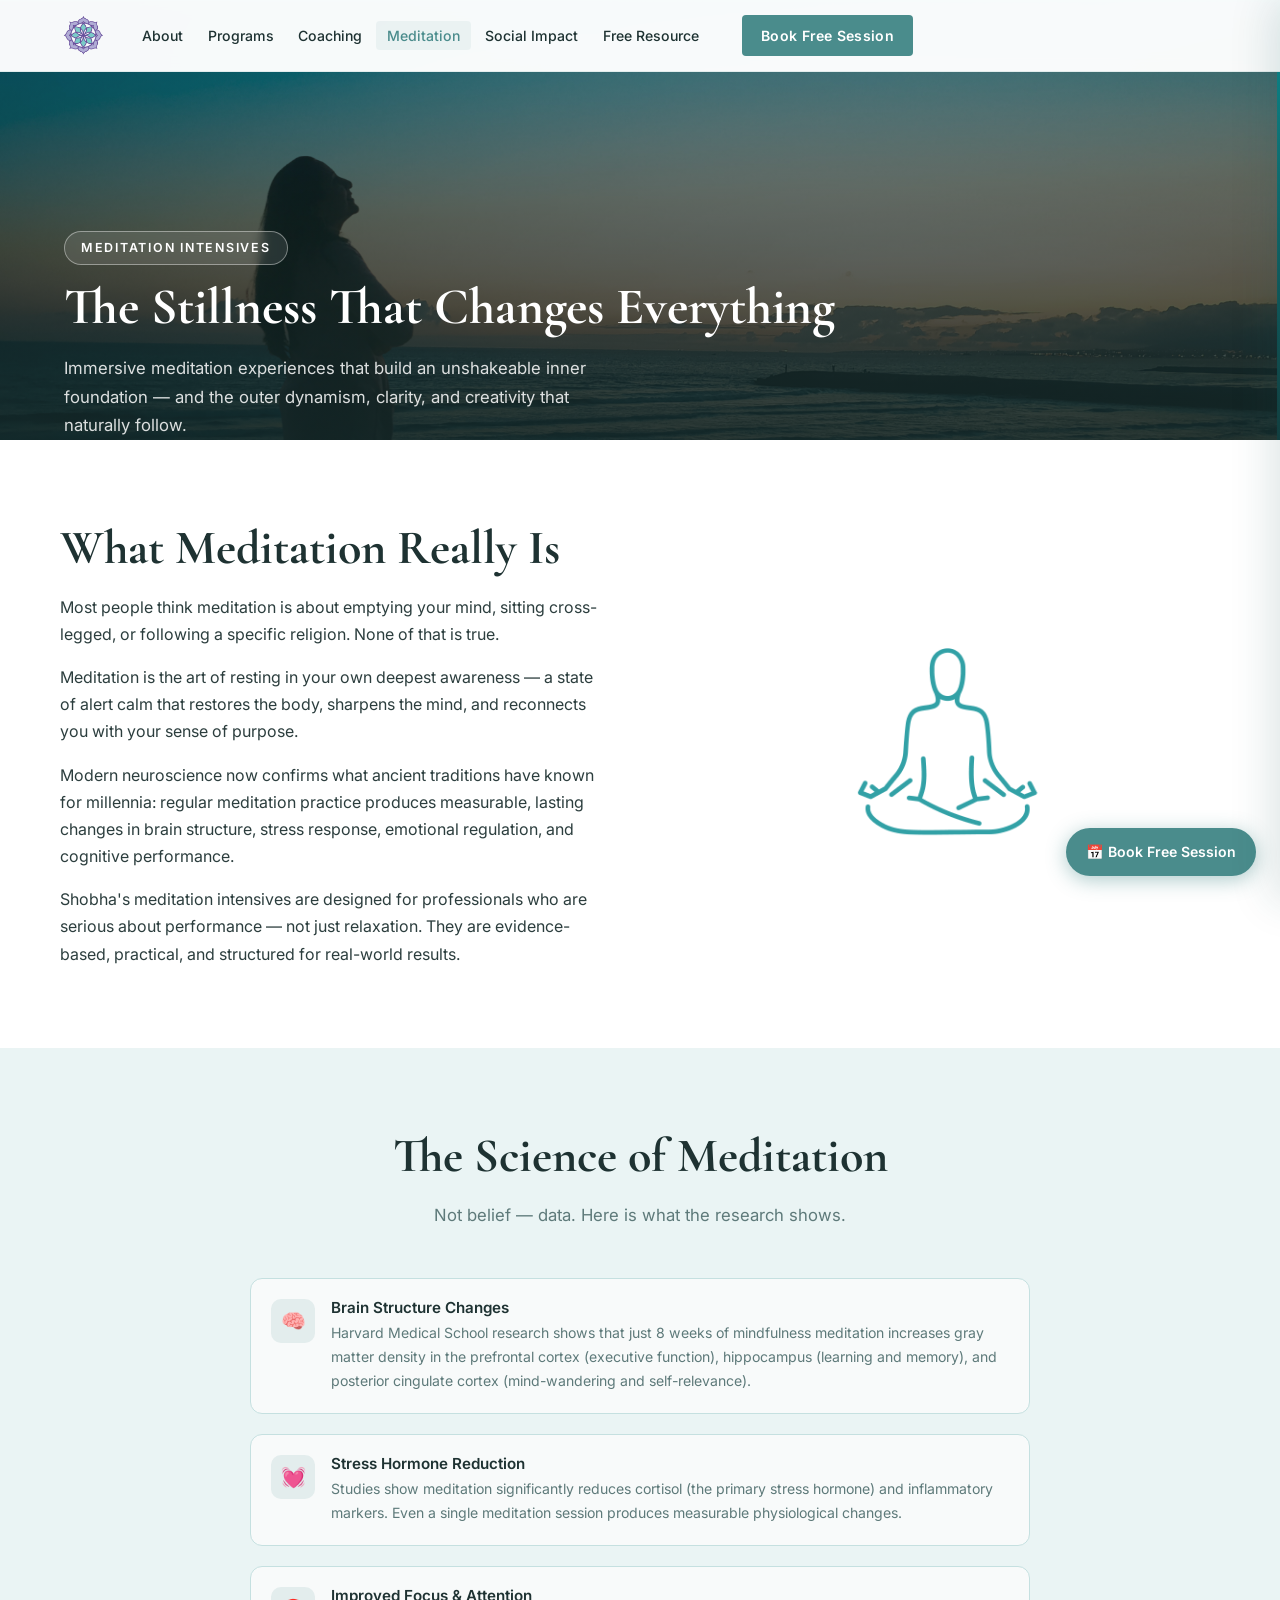
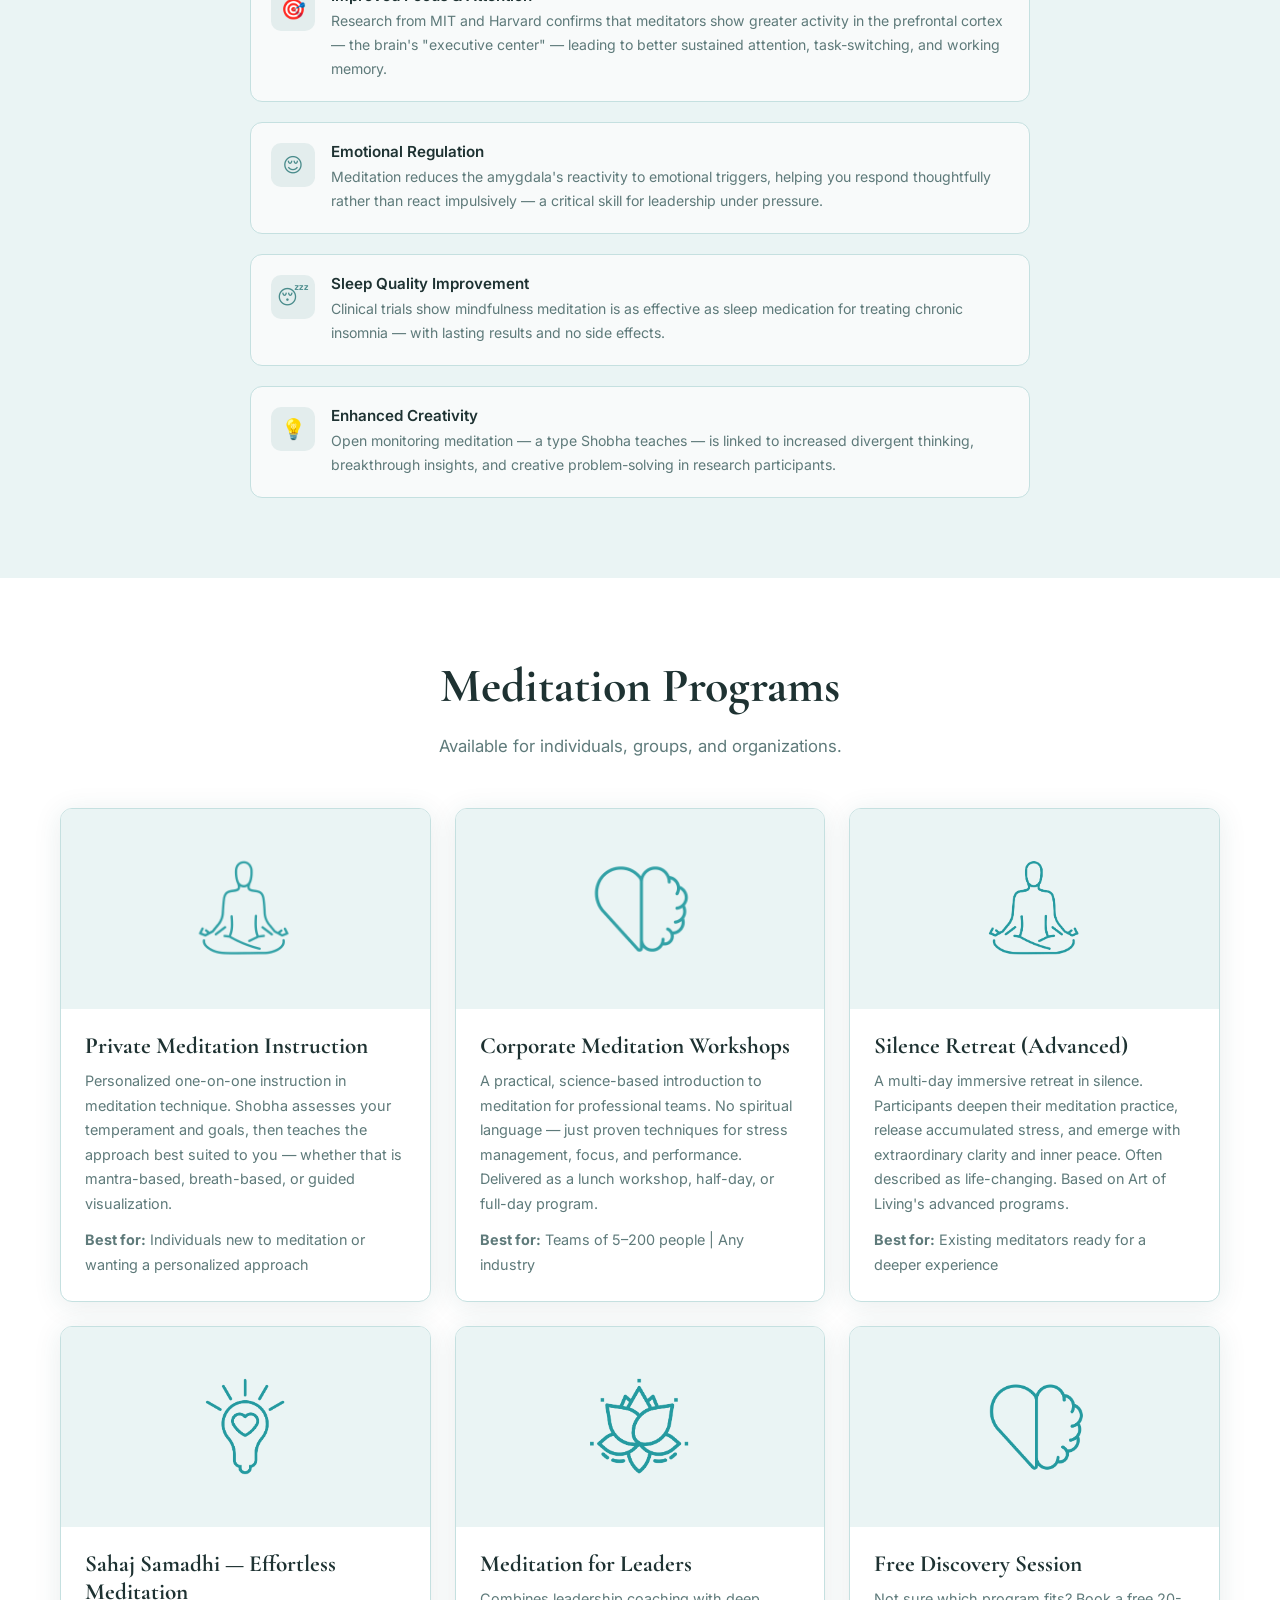
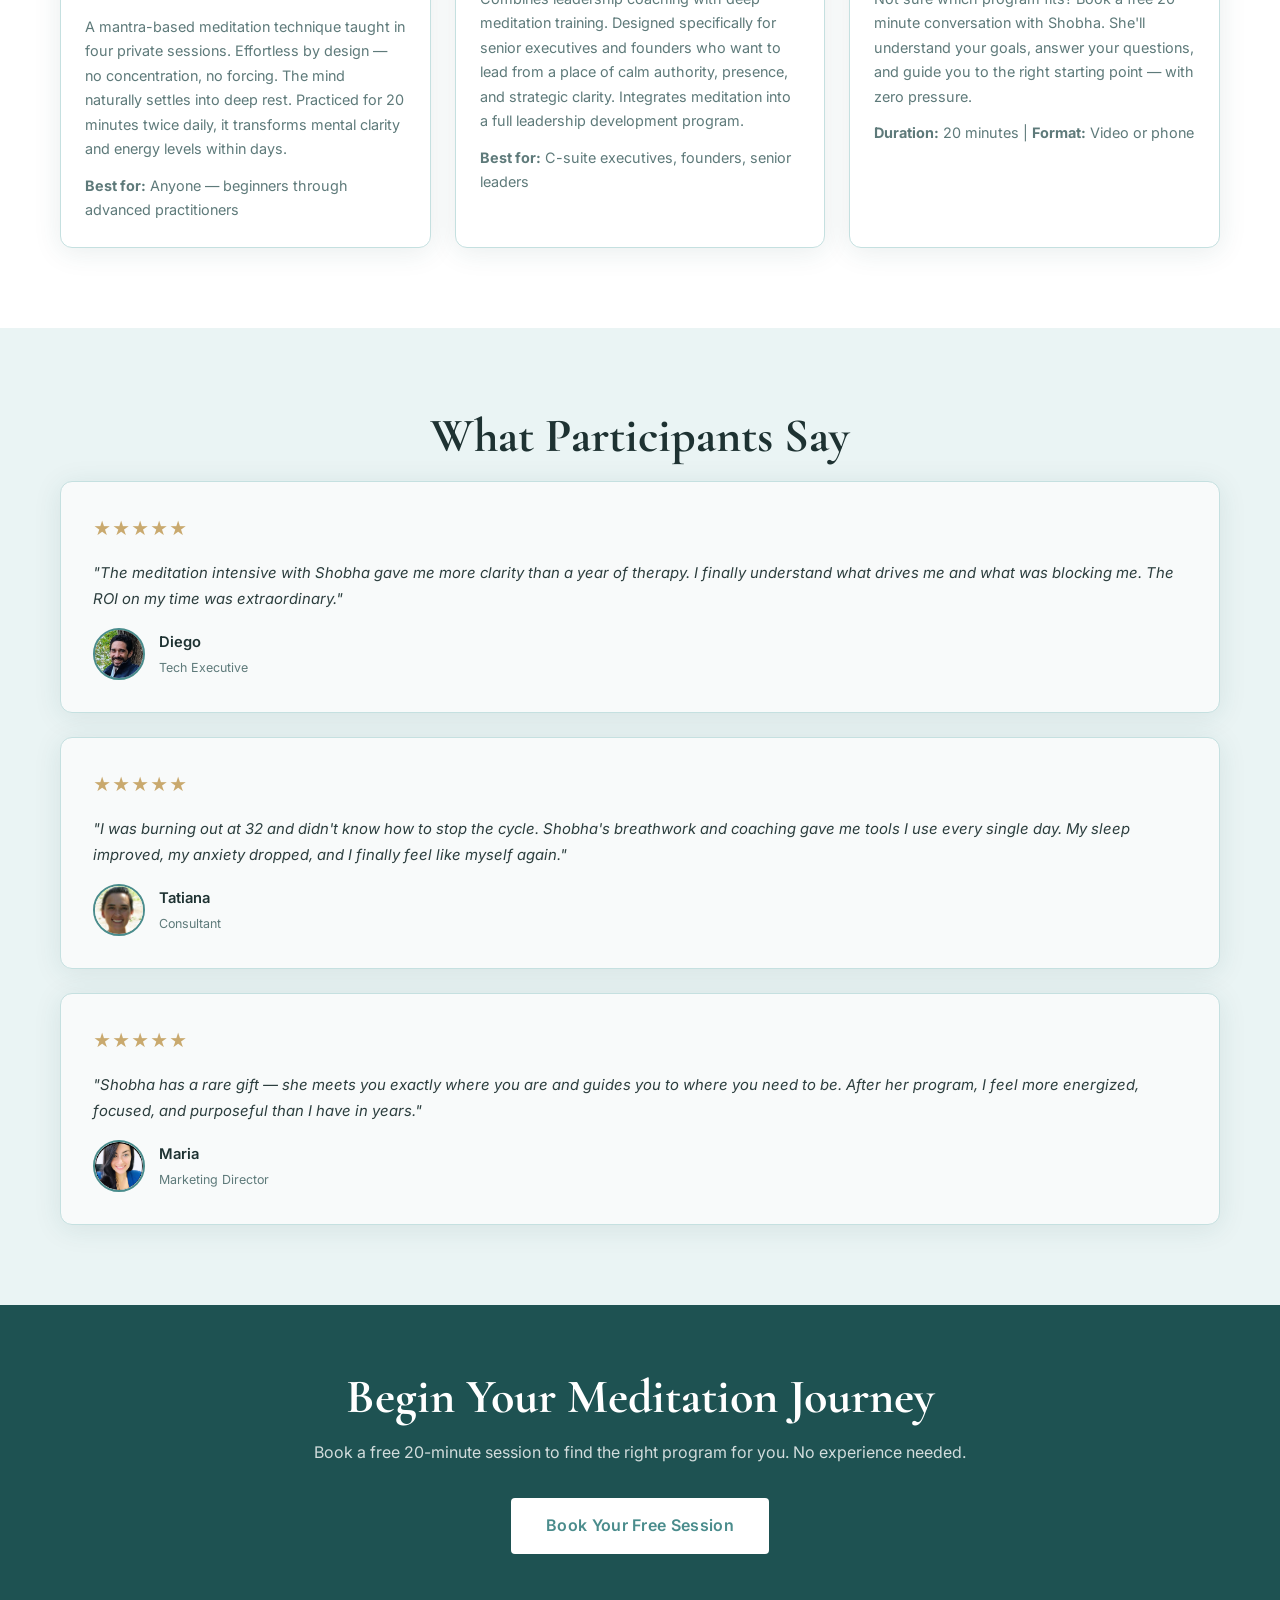
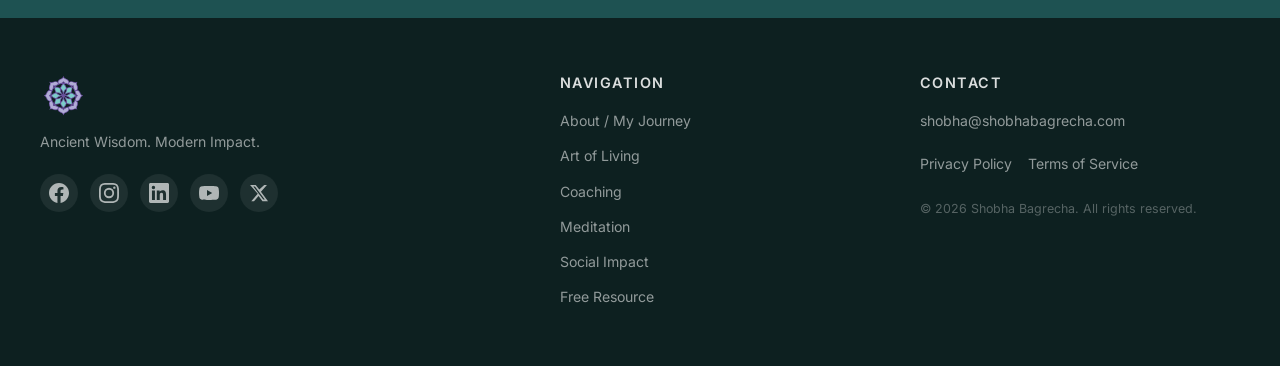
<file: meditation.html>
<!DOCTYPE html>
<html lang="en">
<head>
  <meta charset="UTF-8">
  <meta name="viewport" content="width=device-width, initial-scale=1.0">
  <title>Meditation Intensives — Shobha Bagrecha</title>
  <meta name="description" content="Immersive meditation experiences for individuals and organizations. Build an unshakeable inner foundation. Evidence-based. Taught by Senior Faculty Shobha Bagrecha.">
  <link rel="icon" type="image/png" href="assets/images/icons/Shobha Logo Favicon1.2.png">
  <link rel="preconnect" href="https://fonts.googleapis.com">
  <link rel="preconnect" href="https://fonts.gstatic.com" crossorigin>
  <link href="https://fonts.googleapis.com/css2?family=Cormorant+Garamond:wght@400;600;700&family=Inter:wght@400;500;600&display=swap" rel="stylesheet">
  <link rel="stylesheet" href="assets/css/styles.css">
</head>
<body>

  <!-- NAVIGATION -->
  <header id="navbar" role="banner">
    <div class="nav-container">
      <a href="index.html" class="nav-logo" aria-label="Shobha Bagrecha — Home">
        <img src="assets/images/icons/LOGO SHOBHA 2_edited.png" alt="Shobha Bagrecha Logo" height="52">
      </a>
      <nav aria-label="Main navigation">
        <ul class="nav-links" role="list">
          <li><a href="index.html#about">About</a></li>
          <li><a href="programs.html">Programs</a></li>
          <li><a href="coaching.html">Coaching</a></li>
          <li><a href="meditation.html" aria-current="page">Meditation</a></li>
          <li><a href="social-impact.html">Social Impact</a></li>
          <li><a href="index.html#free-resource">Free Resource</a></li>
        </ul>
      </nav>
      <a href="index.html#booking" class="btn btn-primary nav-cta">Book Free Session</a>
      <button class="hamburger" id="hamburger" aria-label="Open navigation menu" aria-expanded="false" aria-controls="mobileMenu">
        <span></span><span></span><span></span>
      </button>
    </div>
  </header>

  <!-- Mobile Menu -->
  <div class="mobile-menu" id="mobileMenu" aria-hidden="true" role="dialog" aria-modal="true">
    <button class="mobile-menu-close" id="mobileMenuClose" aria-label="Close menu">&times;</button>
    <nav>
      <ul role="list">
        <li><a href="index.html#about" class="mobile-link">About</a></li>
        <li><a href="programs.html" class="mobile-link">Programs</a></li>
        <li><a href="coaching.html" class="mobile-link">Coaching</a></li>
        <li><a href="meditation.html" class="mobile-link">Meditation</a></li>
        <li><a href="social-impact.html" class="mobile-link">Social Impact</a></li>
        <li><a href="index.html#free-resource" class="mobile-link">Free Resource</a></li>
      </ul>
      <a href="index.html#booking" class="btn btn-primary mobile-link mobile-cta">Book Free Session</a>
    </nav>
  </div>
  <div class="mobile-overlay" id="mobileOverlay" aria-hidden="true"></div>

  <main>

    <!-- PAGE HERO -->
    <section class="page-hero" aria-label="Meditation Intensives">
      <div class="page-hero-bg">
        <img src="assets/images/photos/Hero Banner Best.png" alt="" loading="eager">
      </div>
      <div class="page-hero-overlay"></div>
      <div class="page-hero-content section-container" style="padding-top:0;padding-bottom:0;">
        <span class="eyebrow">Meditation Intensives</span>
        <h1>The Stillness That Changes Everything</h1>
        <p style="color:rgba(255,255,255,0.85);max-width:560px;margin-top:1rem;font-size:1.05rem;">
          Immersive meditation experiences that build an unshakeable inner foundation — and the outer dynamism, clarity, and creativity that naturally follow.
        </p>
      </div>
    </section>

    <!-- INTRO -->
    <section class="content-section fade-in">
      <div class="section-container">
        <div class="two-col" style="align-items:center;">
          <div>
            <h2>What Meditation Really Is</h2>
            <p>Most people think meditation is about emptying your mind, sitting cross-legged, or following a specific religion. None of that is true.</p>
            <p>Meditation is the art of resting in your own deepest awareness — a state of alert calm that restores the body, sharpens the mind, and reconnects you with your sense of purpose.</p>
            <p>Modern neuroscience now confirms what ancient traditions have known for millennia: regular meditation practice produces measurable, lasting changes in brain structure, stress response, emotional regulation, and cognitive performance.</p>
            <p>Shobha's meditation intensives are designed for professionals who are serious about performance — not just relaxation. They are evidence-based, practical, and structured for real-world results.</p>
          </div>
          <div style="text-align:center;">
            <img src="assets/images/icons/mediation 2.png" alt="Meditation" loading="lazy" style="max-width:240px;margin:0 auto;">
          </div>
        </div>
      </div>
    </section>

    <!-- THE SCIENCE -->
    <section class="content-section-alt fade-in">
      <div class="section-container">
        <h2 style="text-align:center;">The Science of Meditation</h2>
        <p class="section-subheadline">Not belief — data. Here is what the research shows.</p>
        <div class="feature-list" style="max-width:780px;margin:0 auto;">
          <div class="feature-item">
            <div class="feature-icon">🧠</div>
            <div>
              <h4>Brain Structure Changes</h4>
              <p>Harvard Medical School research shows that just 8 weeks of mindfulness meditation increases gray matter density in the prefrontal cortex (executive function), hippocampus (learning and memory), and posterior cingulate cortex (mind-wandering and self-relevance).</p>
            </div>
          </div>
          <div class="feature-item">
            <div class="feature-icon">💓</div>
            <div>
              <h4>Stress Hormone Reduction</h4>
              <p>Studies show meditation significantly reduces cortisol (the primary stress hormone) and inflammatory markers. Even a single meditation session produces measurable physiological changes.</p>
            </div>
          </div>
          <div class="feature-item">
            <div class="feature-icon">🎯</div>
            <div>
              <h4>Improved Focus & Attention</h4>
              <p>Research from MIT and Harvard confirms that meditators show greater activity in the prefrontal cortex — the brain's "executive center" — leading to better sustained attention, task-switching, and working memory.</p>
            </div>
          </div>
          <div class="feature-item">
            <div class="feature-icon">😌</div>
            <div>
              <h4>Emotional Regulation</h4>
              <p>Meditation reduces the amygdala's reactivity to emotional triggers, helping you respond thoughtfully rather than react impulsively — a critical skill for leadership under pressure.</p>
            </div>
          </div>
          <div class="feature-item">
            <div class="feature-icon">😴</div>
            <div>
              <h4>Sleep Quality Improvement</h4>
              <p>Clinical trials show mindfulness meditation is as effective as sleep medication for treating chronic insomnia — with lasting results and no side effects.</p>
            </div>
          </div>
          <div class="feature-item">
            <div class="feature-icon">💡</div>
            <div>
              <h4>Enhanced Creativity</h4>
              <p>Open monitoring meditation — a type Shobha teaches — is linked to increased divergent thinking, breakthrough insights, and creative problem-solving in research participants.</p>
            </div>
          </div>
        </div>
      </div>
    </section>

    <!-- PROGRAMS OFFERED -->
    <section class="content-section fade-in">
      <div class="section-container">
        <h2 style="text-align:center;">Meditation Programs</h2>
        <p class="section-subheadline">Available for individuals, groups, and organizations.</p>
        <div class="detail-grid">

          <div class="detail-card">
            <div class="detail-card-img">
              <img src="assets/images/icons/mediation 2.png" alt="Private Meditation" loading="lazy" style="object-fit:contain;background:#EAF4F4;padding:2.5rem;">
            </div>
            <div class="detail-card-body">
              <h3>Private Meditation Instruction</h3>
              <p>Personalized one-on-one instruction in meditation technique. Shobha assesses your temperament and goals, then teaches the approach best suited to you — whether that is mantra-based, breath-based, or guided visualization.</p>
              <p style="margin-top:0.75rem;"><strong>Best for:</strong> Individuals new to meditation or wanting a personalized approach</p>
            </div>
          </div>

          <div class="detail-card">
            <div class="detail-card-img">
              <img src="assets/images/icons/Brain and heart 2.png" alt="Corporate Meditation" loading="lazy" style="object-fit:contain;background:#EAF4F4;padding:2.5rem;">
            </div>
            <div class="detail-card-body">
              <h3>Corporate Meditation Workshops</h3>
              <p>A practical, science-based introduction to meditation for professional teams. No spiritual language — just proven techniques for stress management, focus, and performance. Delivered as a lunch workshop, half-day, or full-day program.</p>
              <p style="margin-top:0.75rem;"><strong>Best for:</strong> Teams of 5–200 people | Any industry</p>
            </div>
          </div>

          <div class="detail-card">
            <div class="detail-card-img">
              <img src="assets/images/icons/SB Web Icons5.png" alt="Silence Retreat" loading="lazy" style="object-fit:contain;background:#EAF4F4;padding:2.5rem;">
            </div>
            <div class="detail-card-body">
              <h3>Silence Retreat (Advanced)</h3>
              <p>A multi-day immersive retreat in silence. Participants deepen their meditation practice, release accumulated stress, and emerge with extraordinary clarity and inner peace. Often described as life-changing. Based on Art of Living's advanced programs.</p>
              <p style="margin-top:0.75rem;"><strong>Best for:</strong> Existing meditators ready for a deeper experience</p>
            </div>
          </div>

          <div class="detail-card">
            <div class="detail-card-img">
              <img src="assets/images/icons/SB Web Icons6.png" alt="Sahaj Samadhi" loading="lazy" style="object-fit:contain;background:#EAF4F4;padding:2.5rem;">
            </div>
            <div class="detail-card-body">
              <h3>Sahaj Samadhi — Effortless Meditation</h3>
              <p>A mantra-based meditation technique taught in four private sessions. Effortless by design — no concentration, no forcing. The mind naturally settles into deep rest. Practiced for 20 minutes twice daily, it transforms mental clarity and energy levels within days.</p>
              <p style="margin-top:0.75rem;"><strong>Best for:</strong> Anyone — beginners through advanced practitioners</p>
            </div>
          </div>

          <div class="detail-card">
            <div class="detail-card-img">
              <img src="assets/images/icons/SB Web Icons7.png" alt="Leadership Meditation" loading="lazy" style="object-fit:contain;background:#EAF4F4;padding:2.5rem;">
            </div>
            <div class="detail-card-body">
              <h3>Meditation for Leaders</h3>
              <p>Combines leadership coaching with deep meditation training. Designed specifically for senior executives and founders who want to lead from a place of calm authority, presence, and strategic clarity. Integrates meditation into a full leadership development program.</p>
              <p style="margin-top:0.75rem;"><strong>Best for:</strong> C-suite executives, founders, senior leaders</p>
            </div>
          </div>

          <div class="detail-card">
            <div class="detail-card-img">
              <img src="assets/images/icons/SB Web Icons8.png" alt="Free Session" loading="lazy" style="object-fit:contain;background:#EAF4F4;padding:2.5rem;">
            </div>
            <div class="detail-card-body">
              <h3>Free Discovery Session</h3>
              <p>Not sure which program fits? Book a free 20-minute conversation with Shobha. She'll understand your goals, answer your questions, and guide you to the right starting point — with zero pressure.</p>
              <p style="margin-top:0.75rem;"><strong>Duration:</strong> 20 minutes | <strong>Format:</strong> Video or phone</p>
            </div>
          </div>

        </div>
      </div>
    </section>

    <!-- TESTIMONIALS -->
    <section class="content-section-alt fade-in">
      <div class="section-container">
        <h2 style="text-align:center;">What Participants Say</h2>
        <div style="display:grid;gap:1.5rem;">

          <div class="testimonial-card">
            <div class="testimonial-stars" aria-label="5 stars">★★★★★</div>
            <blockquote>"The meditation intensive with Shobha gave me more clarity than a year of therapy. I finally understand what drives me and what was blocking me. The ROI on my time was extraordinary."</blockquote>
            <footer class="testimonial-author">
              <img src="assets/images/photos/Testimonial Diego.png" alt="Diego" loading="lazy" class="testimonial-photo">
              <div><strong>Diego</strong><span>Tech Executive</span></div>
            </footer>
          </div>

          <div class="testimonial-card">
            <div class="testimonial-stars" aria-label="5 stars">★★★★★</div>
            <blockquote>"I was burning out at 32 and didn't know how to stop the cycle. Shobha's breathwork and coaching gave me tools I use every single day. My sleep improved, my anxiety dropped, and I finally feel like myself again."</blockquote>
            <footer class="testimonial-author">
              <img src="assets/images/photos/Testimonial Tatiana.png" alt="Tatiana" loading="lazy" class="testimonial-photo">
              <div><strong>Tatiana</strong><span>Consultant</span></div>
            </footer>
          </div>

          <div class="testimonial-card">
            <div class="testimonial-stars" aria-label="5 stars">★★★★★</div>
            <blockquote>"Shobha has a rare gift — she meets you exactly where you are and guides you to where you need to be. After her program, I feel more energized, focused, and purposeful than I have in years."</blockquote>
            <footer class="testimonial-author">
              <img src="assets/images/photos/Testimonial Maria.jpg" alt="Maria" loading="lazy" class="testimonial-photo">
              <div><strong>Maria</strong><span>Marketing Director</span></div>
            </footer>
          </div>

        </div>
      </div>
    </section>

    <!-- CTA -->
    <div class="cta-band fade-in">
      <h2>Begin Your Meditation Journey</h2>
      <p>Book a free 20-minute session to find the right program for you. No experience needed.</p>
      <a href="index.html#booking" class="btn btn-white btn-large">Book Your Free Session</a>
    </div>

  </main>

  <!-- FOOTER -->
  <footer id="footer" role="contentinfo">
    <div class="footer-container">
      <div class="footer-col footer-brand">
        <a href="index.html"><img src="assets/images/icons/LOGO SHOBHA 2_edited.png" alt="Shobha Bagrecha" loading="lazy" class="footer-logo"></a>
        <p class="footer-tagline">Ancient Wisdom. Modern Impact.</p>
        <nav class="social-links" aria-label="Social media">
          <a href="https://www.facebook.com/bagrecha.shobha" target="_blank" rel="noopener noreferrer" aria-label="Facebook"><svg xmlns="http://www.w3.org/2000/svg" width="20" height="20" viewBox="0 0 24 24" fill="currentColor"><path d="M24 12.073c0-6.627-5.373-12-12-12s-12 5.373-12 12c0 5.99 4.388 10.954 10.125 11.854v-8.385H7.078v-3.47h3.047V9.43c0-3.007 1.792-4.669 4.533-4.669 1.312 0 2.686.235 2.686.235v2.953H15.83c-1.491 0-1.956.925-1.956 1.874v2.25h3.328l-.532 3.47h-2.796v8.385C19.612 23.027 24 18.062 24 12.073z"/></svg></a>
          <a href="https://www.instagram.com/shobhabagrecha" target="_blank" rel="noopener noreferrer" aria-label="Instagram"><svg xmlns="http://www.w3.org/2000/svg" width="20" height="20" viewBox="0 0 24 24" fill="currentColor"><path d="M12 2.163c3.204 0 3.584.012 4.85.07 3.252.148 4.771 1.691 4.919 4.919.058 1.265.069 1.645.069 4.849 0 3.205-.012 3.584-.069 4.849-.149 3.225-1.664 4.771-4.919 4.919-1.266.058-1.644.07-4.85.07-3.204 0-3.584-.012-4.849-.07-3.26-.149-4.771-1.699-4.919-4.92-.058-1.265-.07-1.644-.07-4.849 0-3.204.013-3.583.07-4.849.149-3.227 1.664-4.771 4.919-4.919 1.266-.057 1.645-.069 4.849-.069zM12 0C8.741 0 8.333.014 7.053.072 2.695.272.273 2.69.073 7.052.014 8.333 0 8.741 0 12c0 3.259.014 3.668.072 4.948.2 4.358 2.618 6.78 6.98 6.98C8.333 23.986 8.741 24 12 24c3.259 0 3.668-.014 4.948-.072 4.354-.2 6.782-2.618 6.979-6.98.059-1.28.073-1.689.073-4.948 0-3.259-.014-3.667-.072-4.947-.196-4.354-2.617-6.78-6.979-6.98C15.668.014 15.259 0 12 0zm0 5.838a6.162 6.162 0 100 12.324 6.162 6.162 0 000-12.324zM12 16a4 4 0 110-8 4 4 0 010 8zm6.406-11.845a1.44 1.44 0 100 2.881 1.44 1.44 0 000-2.881z"/></svg></a>
          <a href="https://www.linkedin.com/in/shobhabagrecha/" target="_blank" rel="noopener noreferrer" aria-label="LinkedIn"><svg xmlns="http://www.w3.org/2000/svg" width="20" height="20" viewBox="0 0 24 24" fill="currentColor"><path d="M20.447 20.452h-3.554v-5.569c0-1.328-.027-3.037-1.852-3.037-1.853 0-2.136 1.445-2.136 2.939v5.667H9.351V9h3.414v1.561h.046c.477-.9 1.637-1.85 3.37-1.85 3.601 0 4.267 2.37 4.267 5.455v6.286zM5.337 7.433a2.062 2.062 0 01-2.063-2.065 2.064 2.064 0 112.063 2.065zm1.782 13.019H3.555V9h3.564v11.452zM22.225 0H1.771C.792 0 0 .774 0 1.729v20.542C0 23.227.792 24 1.771 24h20.451C23.2 24 24 23.227 24 22.271V1.729C24 .774 23.2 0 22.222 0h.003z"/></svg></a>
          <a href="https://www.youtube.com/c/ShobhaBagrecha" target="_blank" rel="noopener noreferrer" aria-label="YouTube"><svg xmlns="http://www.w3.org/2000/svg" width="20" height="20" viewBox="0 0 24 24" fill="currentColor"><path d="M23.495 6.205a3.007 3.007 0 00-2.088-2.088c-1.87-.501-9.396-.501-9.396-.501s-7.507-.01-9.396.501A3.007 3.007 0 00.527 6.205a31.247 31.247 0 00-.522 5.805 31.247 31.247 0 00.522 5.783 3.007 3.007 0 002.088 2.088c1.868.502 9.396.502 9.396.502s7.506 0 9.396-.502a3.007 3.007 0 002.088-2.088 31.247 31.247 0 00.5-5.783 31.247 31.247 0 00-.5-5.805zM9.609 15.601V8.408l6.264 3.602z"/></svg></a>
          <a href="https://twitter.com/shobhabagrecha" target="_blank" rel="noopener noreferrer" aria-label="Twitter / X"><svg xmlns="http://www.w3.org/2000/svg" width="20" height="20" viewBox="0 0 24 24" fill="currentColor"><path d="M18.244 2.25h3.308l-7.227 8.26 8.502 11.24H16.17l-4.714-6.231-5.401 6.231H2.744l7.737-8.835L1.254 2.25H8.08l4.253 5.622zm-1.161 17.52h1.833L7.084 4.126H5.117z"/></svg></a>
        </nav>
      </div>
      <div class="footer-col">
        <h4>Navigation</h4>
        <ul>
          <li><a href="index.html#about">About / My Journey</a></li>
          <li><a href="programs.html">Art of Living</a></li>
          <li><a href="coaching.html">Coaching</a></li>
          <li><a href="meditation.html">Meditation</a></li>
          <li><a href="social-impact.html">Social Impact</a></li>
          <li><a href="index.html#free-resource">Free Resource</a></li>
        </ul>
      </div>
      <div class="footer-col">
        <h4>Contact</h4>
        <p><a href="mailto:shobha@shobhabagrecha.com">shobha@shobhabagrecha.com</a></p>
        <ul class="footer-legal">
          <li><a href="#">Privacy Policy</a></li>
          <li><a href="#">Terms of Service</a></li>
        </ul>
        <p class="copyright">&copy; 2026 Shobha Bagrecha. All rights reserved.</p>
      </div>
    </div>
  </footer>

  <a href="index.html#booking" class="floating-btn" id="floatingBtn" aria-label="Book free session">&#128197; Book Free Session</a>
  <script src="assets/js/script.js"></script>
</body>
</html>
</file>
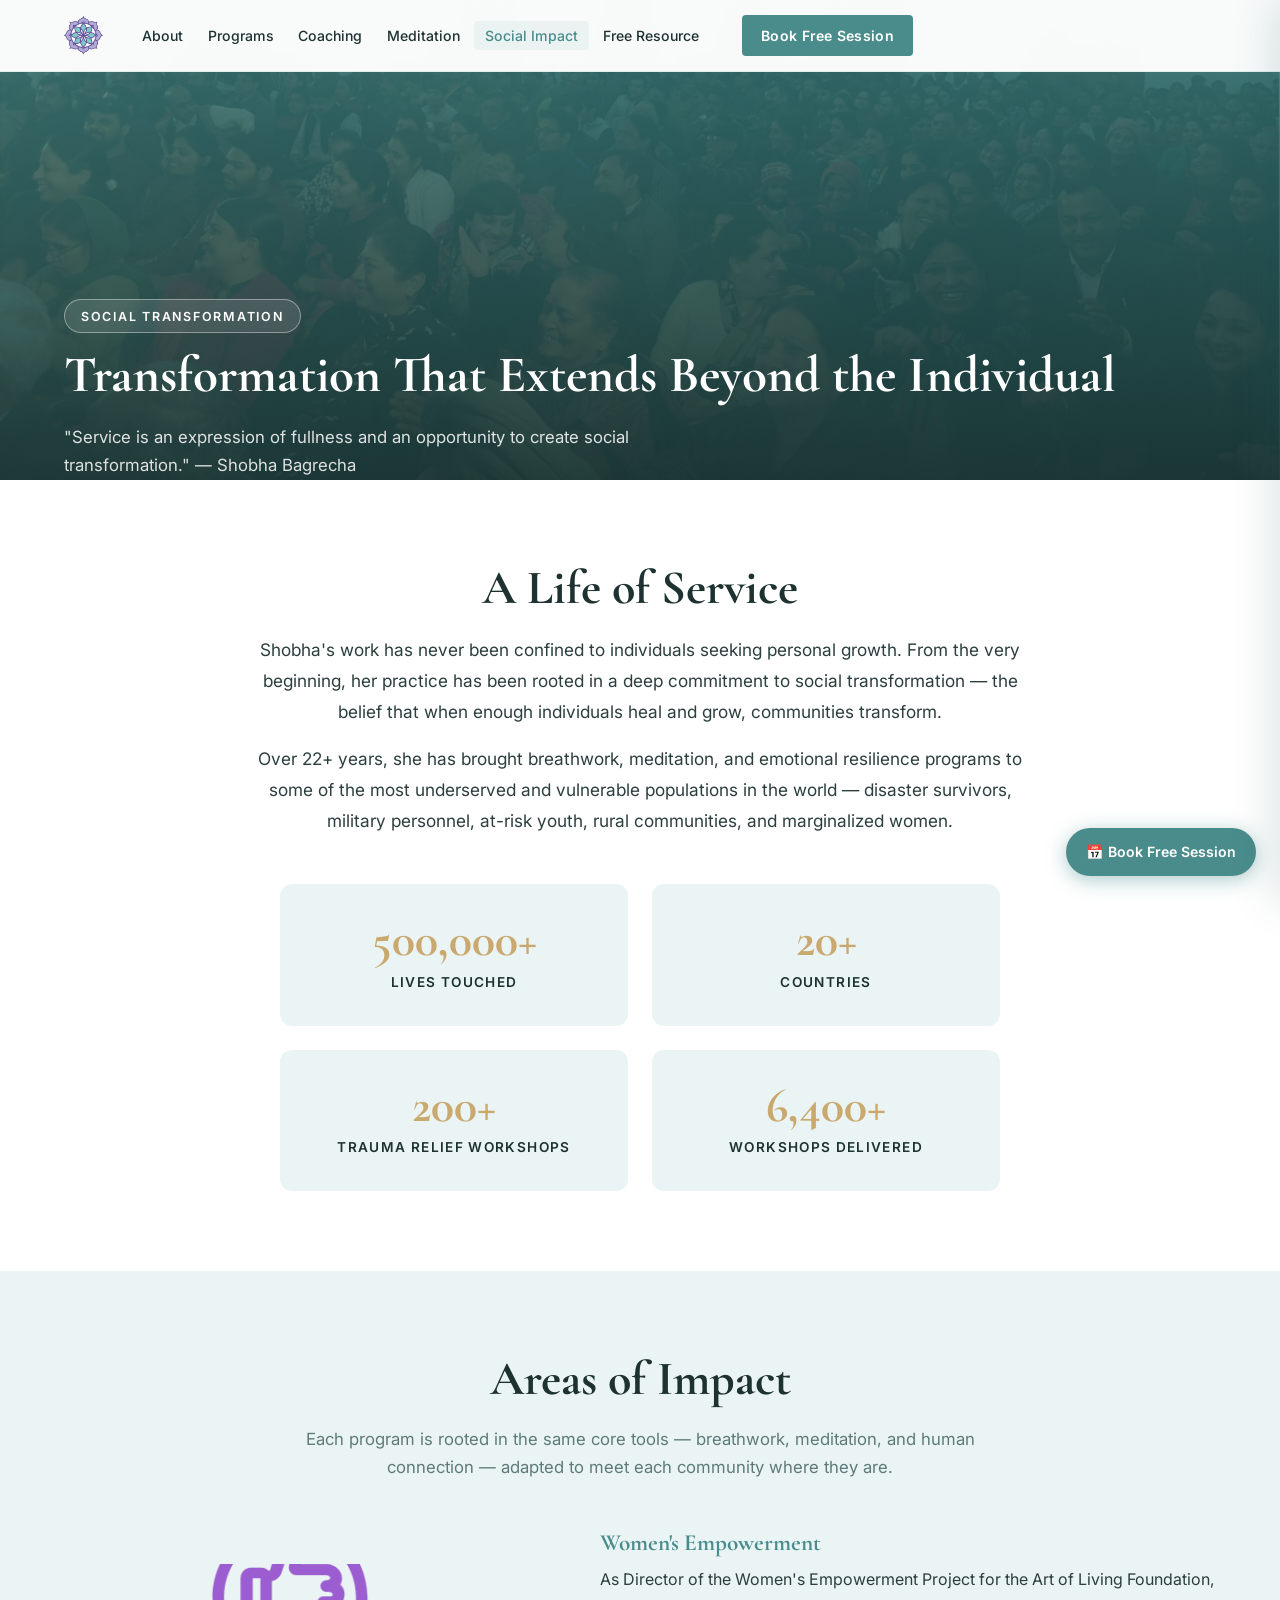
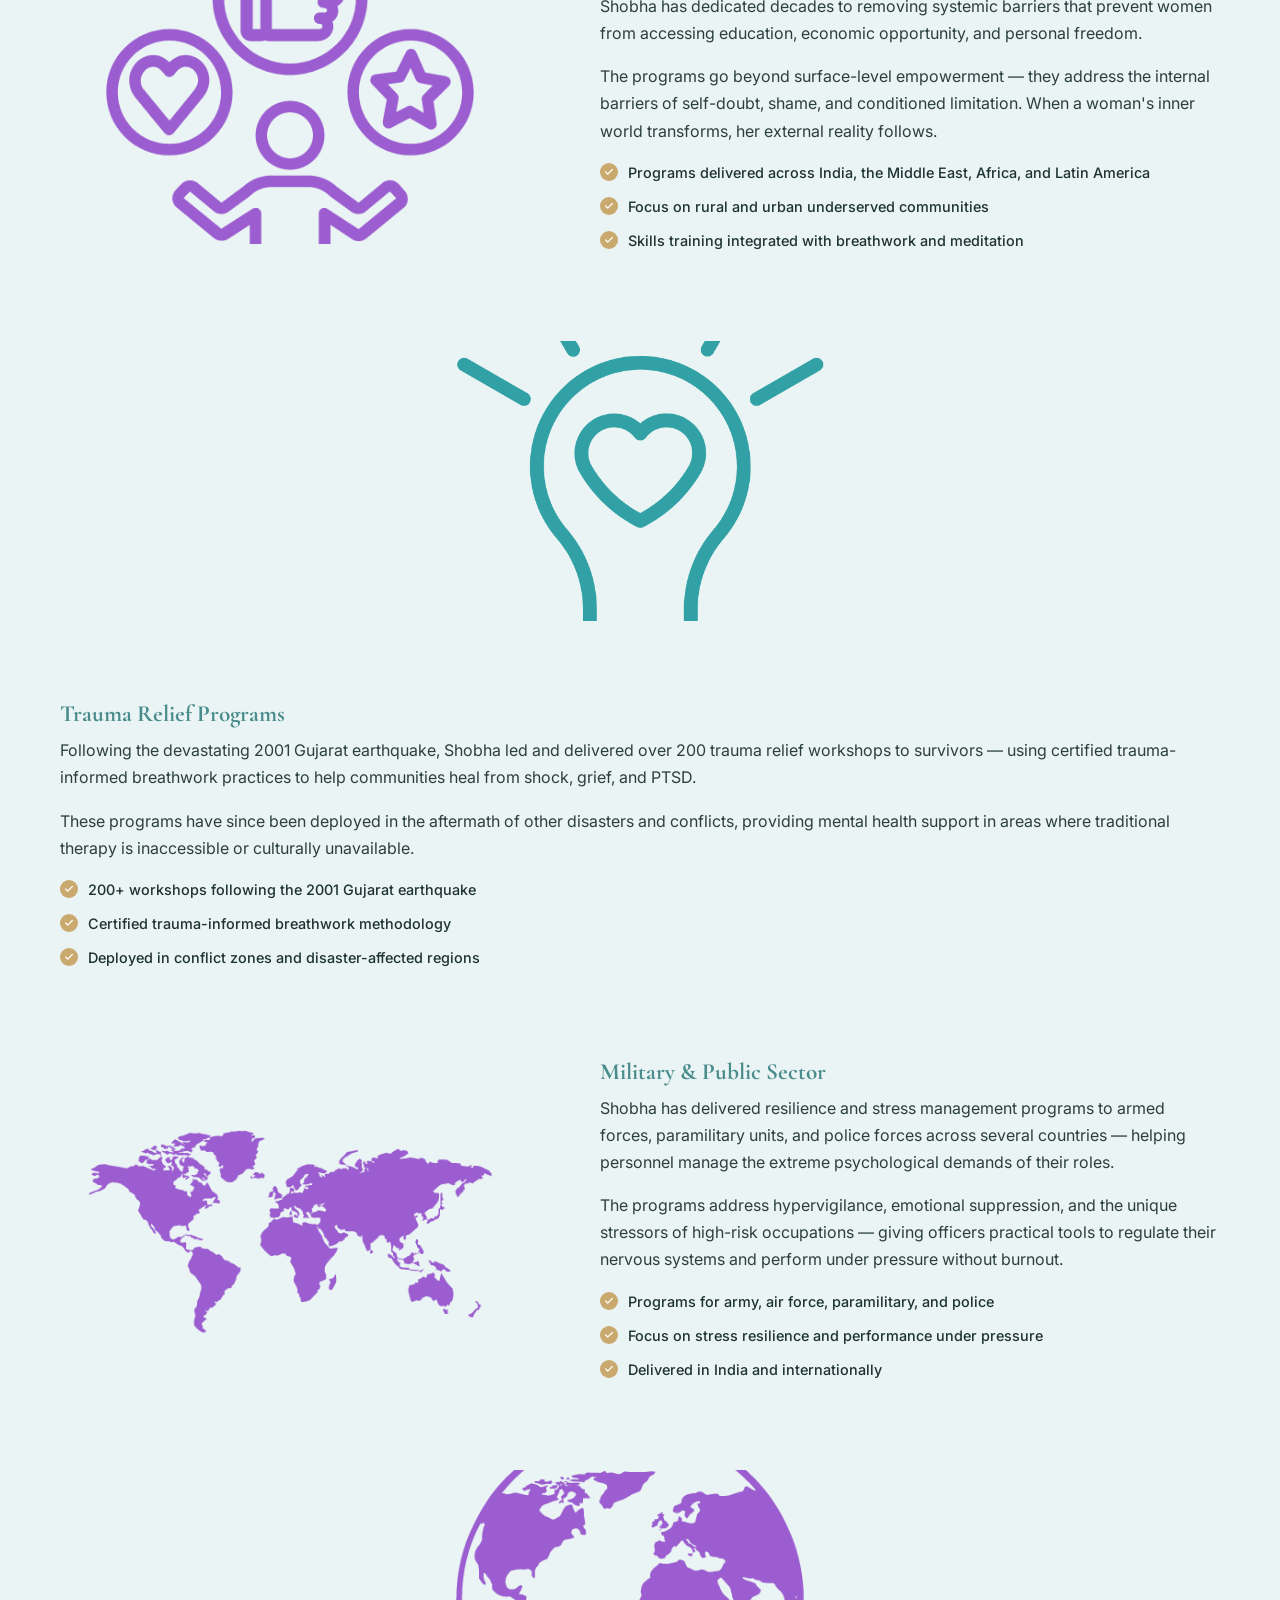
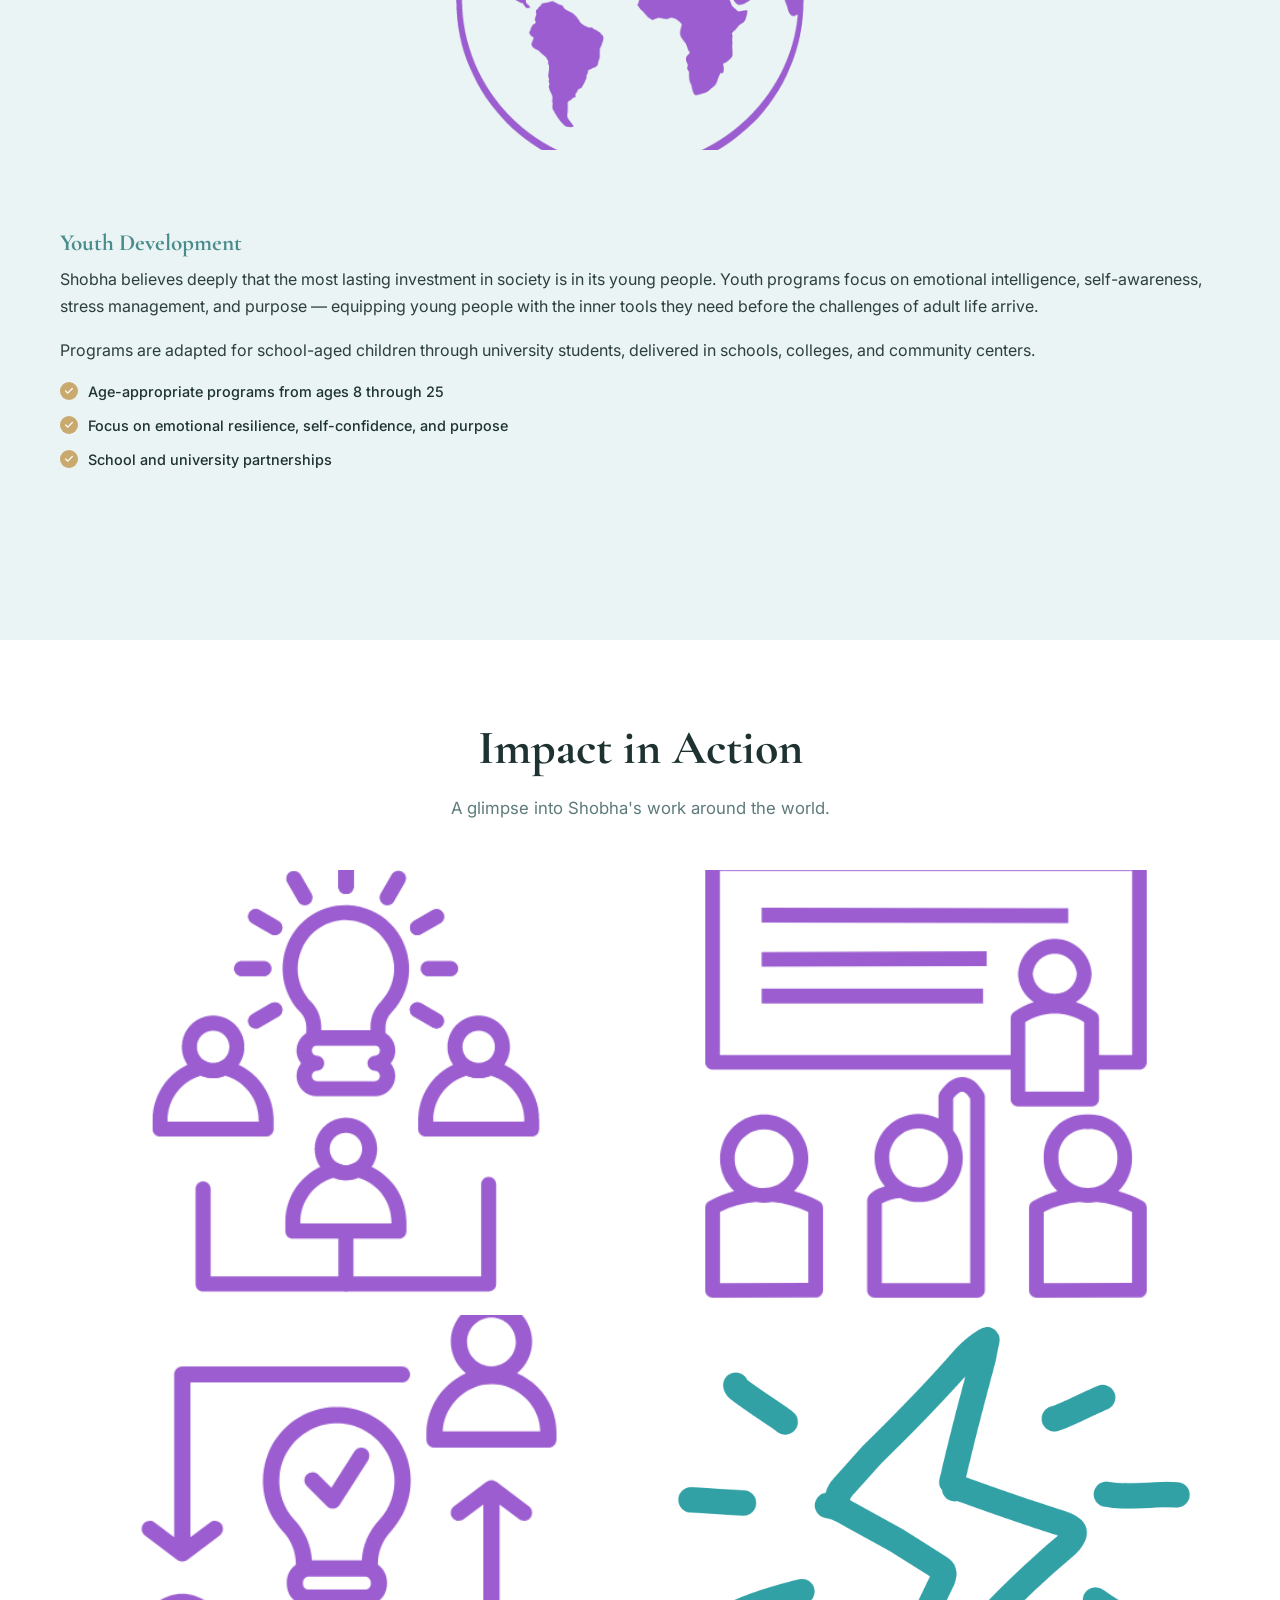
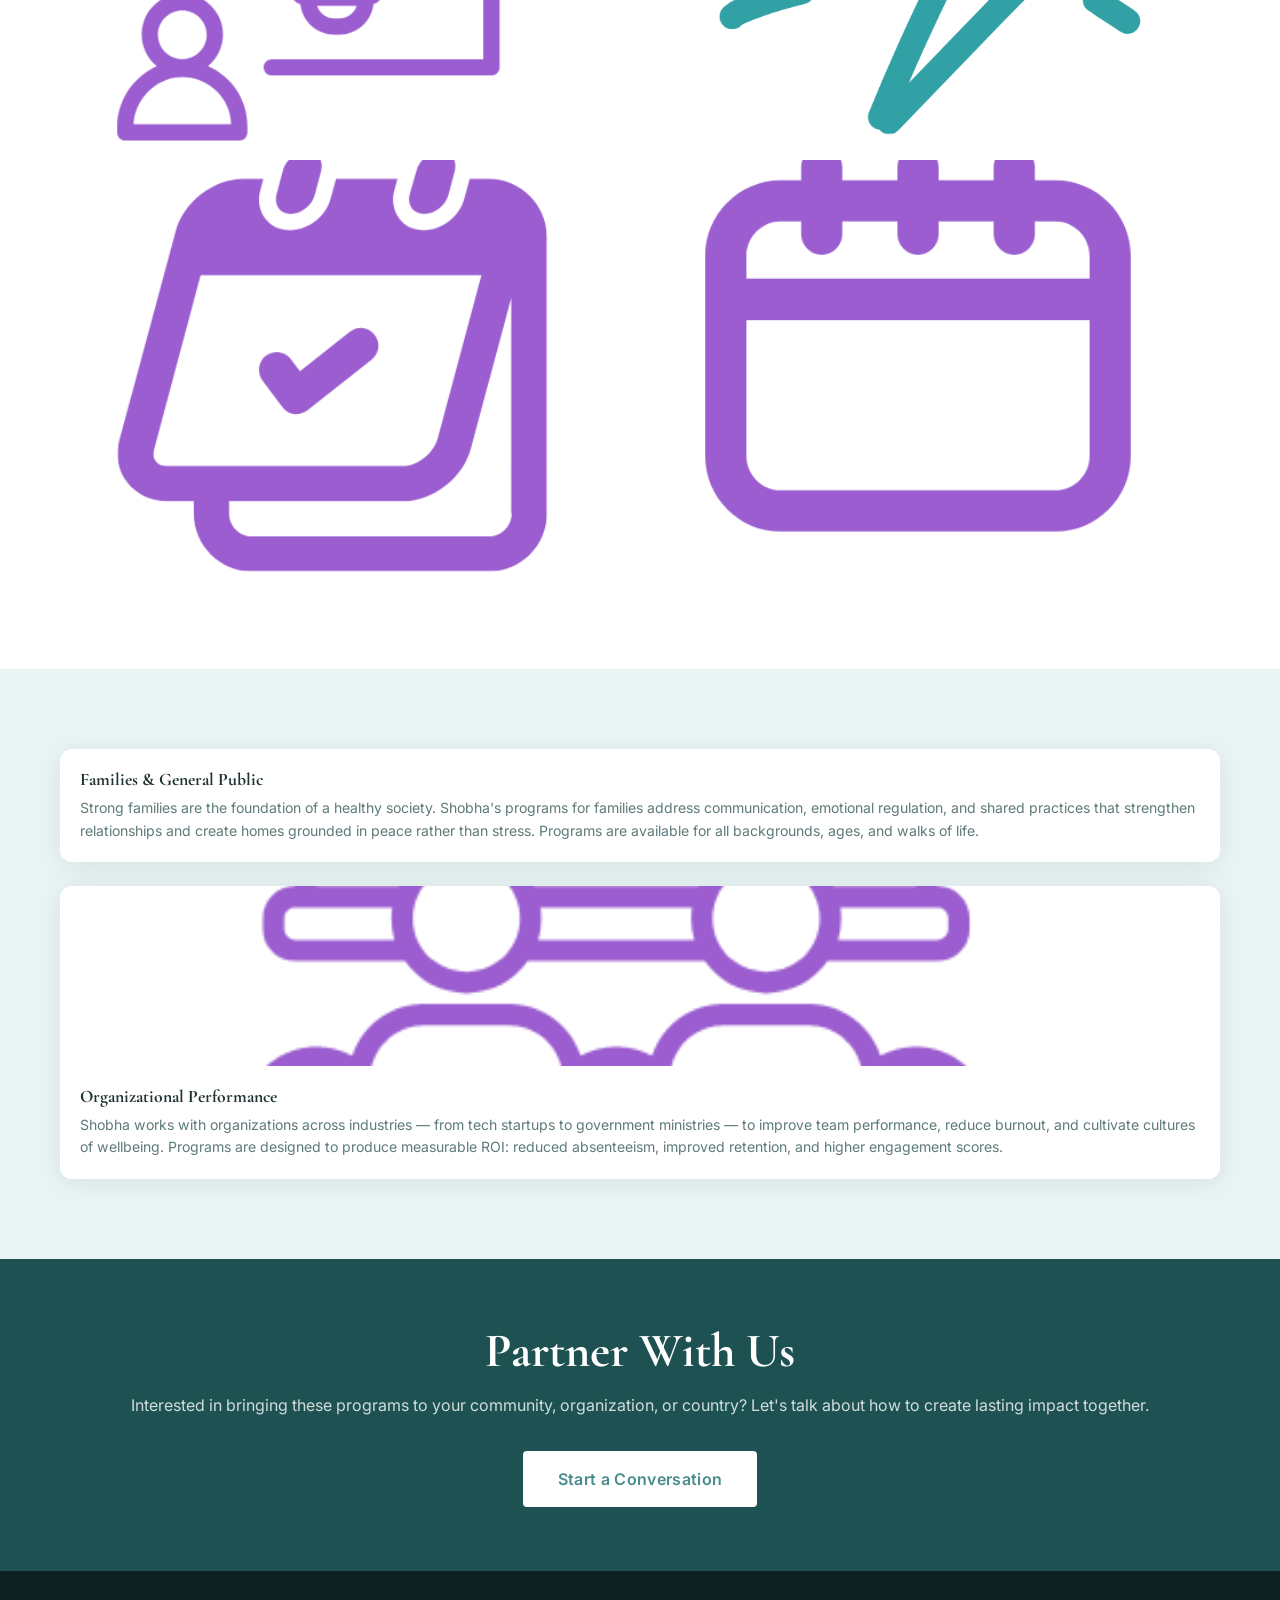
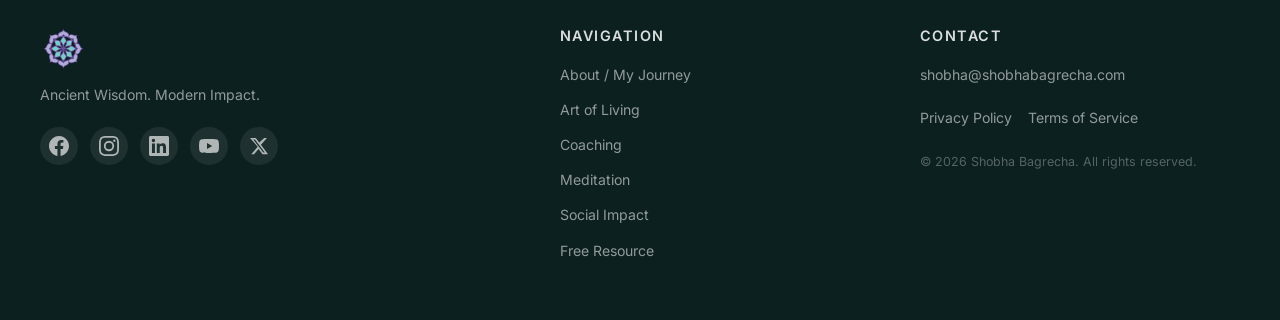
<file: social-impact.html>
<!DOCTYPE html>
<html lang="en">
<head>
  <meta charset="UTF-8">
  <meta name="viewport" content="width=device-width, initial-scale=1.0">
  <title>Social Transformation — Shobha Bagrecha</title>
  <meta name="description" content="Social impact work by Shobha Bagrecha: women's empowerment, trauma relief, youth development, and organizational transformation across 20+ countries.">
  <link rel="icon" type="image/png" href="assets/images/icons/Shobha Logo Favicon1.2.png">
  <link rel="preconnect" href="https://fonts.googleapis.com">
  <link rel="preconnect" href="https://fonts.gstatic.com" crossorigin>
  <link href="https://fonts.googleapis.com/css2?family=Cormorant+Garamond:wght@400;600;700&family=Inter:wght@400;500;600&display=swap" rel="stylesheet">
  <link rel="stylesheet" href="assets/css/styles.css">
</head>
<body>

  <!-- NAVIGATION -->
  <header id="navbar" role="banner">
    <div class="nav-container">
      <a href="index.html" class="nav-logo" aria-label="Shobha Bagrecha — Home">
        <img src="assets/images/icons/LOGO SHOBHA 2_edited.png" alt="Shobha Bagrecha Logo" height="52">
      </a>
      <nav aria-label="Main navigation">
        <ul class="nav-links" role="list">
          <li><a href="index.html#about">About</a></li>
          <li><a href="programs.html">Programs</a></li>
          <li><a href="coaching.html">Coaching</a></li>
          <li><a href="meditation.html">Meditation</a></li>
          <li><a href="social-impact.html" aria-current="page">Social Impact</a></li>
          <li><a href="index.html#free-resource">Free Resource</a></li>
        </ul>
      </nav>
      <a href="index.html#booking" class="btn btn-primary nav-cta">Book Free Session</a>
      <button class="hamburger" id="hamburger" aria-label="Open navigation menu" aria-expanded="false" aria-controls="mobileMenu">
        <span></span><span></span><span></span>
      </button>
    </div>
  </header>

  <!-- Mobile Menu -->
  <div class="mobile-menu" id="mobileMenu" aria-hidden="true" role="dialog" aria-modal="true">
    <button class="mobile-menu-close" id="mobileMenuClose" aria-label="Close menu">&times;</button>
    <nav>
      <ul role="list">
        <li><a href="index.html#about" class="mobile-link">About</a></li>
        <li><a href="programs.html" class="mobile-link">Programs</a></li>
        <li><a href="coaching.html" class="mobile-link">Coaching</a></li>
        <li><a href="meditation.html" class="mobile-link">Meditation</a></li>
        <li><a href="social-impact.html" class="mobile-link">Social Impact</a></li>
        <li><a href="index.html#free-resource" class="mobile-link">Free Resource</a></li>
      </ul>
      <a href="index.html#booking" class="btn btn-primary mobile-link mobile-cta">Book Free Session</a>
    </nav>
  </div>
  <div class="mobile-overlay" id="mobileOverlay" aria-hidden="true"></div>

  <main>

    <!-- PAGE HERO — uses the social impact banner photo -->
    <section class="page-hero" style="min-height:480px;" aria-label="Social Transformation">
      <div class="page-hero-bg">
        <img src="assets/images/photos/Web_Service_Project.png" alt="Shobha Bagrecha — Social impact programs around the world" loading="eager">
      </div>
      <div class="page-hero-overlay"></div>
      <div class="page-hero-content section-container" style="padding-top:0;padding-bottom:0;">
        <span class="eyebrow">Social Transformation</span>
        <h1>Transformation That Extends Beyond the Individual</h1>
        <p style="color:rgba(255,255,255,0.85);max-width:580px;margin-top:1rem;font-size:1.05rem;">
          "Service is an expression of fullness and an opportunity to create social transformation." — Shobha Bagrecha
        </p>
      </div>
    </section>

    <!-- MISSION STATEMENT -->
    <section class="content-section fade-in">
      <div class="section-container">
        <div style="max-width:800px;margin:0 auto;text-align:center;">
          <h2>A Life of Service</h2>
          <p style="font-size:1.08rem;color:var(--body-text);line-height:1.8;">Shobha's work has never been confined to individuals seeking personal growth. From the very beginning, her practice has been rooted in a deep commitment to social transformation — the belief that when enough individuals heal and grow, communities transform.</p>
          <p style="font-size:1.08rem;color:var(--body-text);line-height:1.8;">Over 22+ years, she has brought breathwork, meditation, and emotional resilience programs to some of the most underserved and vulnerable populations in the world — disaster survivors, military personnel, at-risk youth, rural communities, and marginalized women.</p>
        </div>

        <!-- Stats row -->
        <div style="display:grid;grid-template-columns:repeat(2,1fr);gap:1.5rem;max-width:720px;margin:3rem auto 0;">
          <div style="text-align:center;padding:2rem;background:var(--light-teal);border-radius:12px;">
            <div style="font-family:var(--font-heading);font-size:3rem;font-weight:700;color:var(--gold);line-height:1;">500,000+</div>
            <div style="font-size:0.85rem;font-weight:600;text-transform:uppercase;letter-spacing:0.1em;color:var(--charcoal);margin-top:0.4rem;">Lives Touched</div>
          </div>
          <div style="text-align:center;padding:2rem;background:var(--light-teal);border-radius:12px;">
            <div style="font-family:var(--font-heading);font-size:3rem;font-weight:700;color:var(--gold);line-height:1;">20+</div>
            <div style="font-size:0.85rem;font-weight:600;text-transform:uppercase;letter-spacing:0.1em;color:var(--charcoal);margin-top:0.4rem;">Countries</div>
          </div>
          <div style="text-align:center;padding:2rem;background:var(--light-teal);border-radius:12px;">
            <div style="font-family:var(--font-heading);font-size:3rem;font-weight:700;color:var(--gold);line-height:1;">200+</div>
            <div style="font-size:0.85rem;font-weight:600;text-transform:uppercase;letter-spacing:0.1em;color:var(--charcoal);margin-top:0.4rem;">Trauma Relief Workshops</div>
          </div>
          <div style="text-align:center;padding:2rem;background:var(--light-teal);border-radius:12px;">
            <div style="font-family:var(--font-heading);font-size:3rem;font-weight:700;color:var(--gold);line-height:1;">6,400+</div>
            <div style="font-size:0.85rem;font-weight:600;text-transform:uppercase;letter-spacing:0.1em;color:var(--charcoal);margin-top:0.4rem;">Workshops Delivered</div>
          </div>
        </div>
      </div>
    </section>

    <!-- IMPACT AREAS -->
    <section class="content-section-alt fade-in">
      <div class="section-container">
        <h2 style="text-align:center;">Areas of Impact</h2>
        <p class="section-subheadline">Each program is rooted in the same core tools — breathwork, meditation, and human connection — adapted to meet each community where they are.</p>

        <!-- Women's Empowerment -->
        <div class="two-col" style="margin-bottom:4rem;align-items:center;">
          <div class="impact-card-image" style="height:280px;border-radius:16px;overflow:hidden;max-width:460px;">
            <img src="assets/images/icons/1.png" alt="Women's empowerment program" loading="lazy" style="width:100%;height:100%;object-fit:cover;">
          </div>
          <div>
            <h3 style="color:var(--teal);margin-bottom:0.5rem;">Women's Empowerment</h3>
            <p>As Director of the Women's Empowerment Project for the Art of Living Foundation, Shobha has dedicated decades to removing systemic barriers that prevent women from accessing education, economic opportunity, and personal freedom.</p>
            <p>The programs go beyond surface-level empowerment — they address the internal barriers of self-doubt, shame, and conditioned limitation. When a woman's inner world transforms, her external reality follows.</p>
            <ul class="credentials" style="margin-top:1rem;">
              <li>Programs delivered across India, the Middle East, Africa, and Latin America</li>
              <li>Focus on rural and urban underserved communities</li>
              <li>Skills training integrated with breathwork and meditation</li>
            </ul>
          </div>
        </div>

        <!-- Trauma Relief -->
        <div class="two-col" style="margin-bottom:4rem;align-items:center;flex-direction:column-reverse;">
          <div>
            <h3 style="color:var(--teal);margin-bottom:0.5rem;">Trauma Relief Programs</h3>
            <p>Following the devastating 2001 Gujarat earthquake, Shobha led and delivered over 200 trauma relief workshops to survivors — using certified trauma-informed breathwork practices to help communities heal from shock, grief, and PTSD.</p>
            <p>These programs have since been deployed in the aftermath of other disasters and conflicts, providing mental health support in areas where traditional therapy is inaccessible or culturally unavailable.</p>
            <ul class="credentials" style="margin-top:1rem;">
              <li>200+ workshops following the 2001 Gujarat earthquake</li>
              <li>Certified trauma-informed breathwork methodology</li>
              <li>Deployed in conflict zones and disaster-affected regions</li>
            </ul>
          </div>
          <div class="impact-card-image" style="height:280px;border-radius:16px;overflow:hidden;max-width:460px;">
            <img src="assets/images/icons/2.png" alt="Trauma relief workshop" loading="lazy" style="width:100%;height:100%;object-fit:cover;">
          </div>
        </div>

        <!-- Military & Public Sector -->
        <div class="two-col" style="margin-bottom:4rem;align-items:center;">
          <div class="impact-card-image" style="height:280px;border-radius:16px;overflow:hidden;max-width:460px;">
            <img src="assets/images/icons/4.png" alt="Military training" loading="lazy" style="width:100%;height:100%;object-fit:cover;">
          </div>
          <div>
            <h3 style="color:var(--teal);margin-bottom:0.5rem;">Military &amp; Public Sector</h3>
            <p>Shobha has delivered resilience and stress management programs to armed forces, paramilitary units, and police forces across several countries — helping personnel manage the extreme psychological demands of their roles.</p>
            <p>The programs address hypervigilance, emotional suppression, and the unique stressors of high-risk occupations — giving officers practical tools to regulate their nervous systems and perform under pressure without burnout.</p>
            <ul class="credentials" style="margin-top:1rem;">
              <li>Programs for army, air force, paramilitary, and police</li>
              <li>Focus on stress resilience and performance under pressure</li>
              <li>Delivered in India and internationally</li>
            </ul>
          </div>
        </div>

        <!-- Youth Development -->
        <div class="two-col" style="margin-bottom:4rem;align-items:center;flex-direction:column-reverse;">
          <div>
            <h3 style="color:var(--teal);margin-bottom:0.5rem;">Youth Development</h3>
            <p>Shobha believes deeply that the most lasting investment in society is in its young people. Youth programs focus on emotional intelligence, self-awareness, stress management, and purpose — equipping young people with the inner tools they need before the challenges of adult life arrive.</p>
            <p>Programs are adapted for school-aged children through university students, delivered in schools, colleges, and community centers.</p>
            <ul class="credentials" style="margin-top:1rem;">
              <li>Age-appropriate programs from ages 8 through 25</li>
              <li>Focus on emotional resilience, self-confidence, and purpose</li>
              <li>School and university partnerships</li>
            </ul>
          </div>
          <div class="impact-card-image" style="height:280px;border-radius:16px;overflow:hidden;max-width:460px;">
            <img src="assets/images/icons/5.png" alt="Youth development program" loading="lazy" style="width:100%;height:100%;object-fit:cover;">
          </div>
        </div>

      </div>
    </section>

    <!-- PHOTO GALLERY -->
    <section class="content-section fade-in">
      <div class="section-container">
        <h2 style="text-align:center;">Impact in Action</h2>
        <p class="section-subheadline">A glimpse into Shobha's work around the world.</p>
        <div style="display:grid;grid-template-columns:repeat(2,1fr);gap:1rem;">
          <div style="border-radius:12px;overflow:hidden;aspect-ratio:4/3;">
            <img src="assets/images/icons/7.png" alt="Workshop participants" loading="lazy" style="width:100%;height:100%;object-fit:cover;">
          </div>
          <div style="border-radius:12px;overflow:hidden;aspect-ratio:4/3;">
            <img src="assets/images/icons/8.png" alt="Community program" loading="lazy" style="width:100%;height:100%;object-fit:cover;">
          </div>
          <div style="border-radius:12px;overflow:hidden;aspect-ratio:4/3;">
            <img src="assets/images/icons/9.png" alt="Breathwork session" loading="lazy" style="width:100%;height:100%;object-fit:cover;">
          </div>
          <div style="border-radius:12px;overflow:hidden;aspect-ratio:4/3;">
            <img src="assets/images/icons/10.png" alt="Group meditation" loading="lazy" style="width:100%;height:100%;object-fit:cover;">
          </div>
          <div style="border-radius:12px;overflow:hidden;aspect-ratio:4/3;">
            <img src="assets/images/icons/11.png" alt="Leadership program" loading="lazy" style="width:100%;height:100%;object-fit:cover;">
          </div>
          <div style="border-radius:12px;overflow:hidden;aspect-ratio:4/3;">
            <img src="assets/images/icons/12.png" alt="Empowerment session" loading="lazy" style="width:100%;height:100%;object-fit:cover;">
          </div>
        </div>
      </div>
    </section>

    <!-- FAMILIES & ORGANIZATIONAL IMPACT -->
    <section class="content-section-alt fade-in">
      <div class="section-container">
        <div style="display:grid;gap:1.5rem;">
          <div class="impact-card" style="display:flex;flex-direction:row;align-items:stretch;">
            <div style="width:200px;min-width:200px;overflow:hidden;display:none;" class="impact-card-side-img">
              <img src="assets/images/icons/3.png" alt="Families" loading="lazy" style="width:100%;height:100%;object-fit:cover;">
            </div>
            <div class="impact-card-body" style="flex:1;">
              <h3>Families &amp; General Public</h3>
              <p>Strong families are the foundation of a healthy society. Shobha's programs for families address communication, emotional regulation, and shared practices that strengthen relationships and create homes grounded in peace rather than stress. Programs are available for all backgrounds, ages, and walks of life.</p>
            </div>
          </div>
          <div class="impact-card">
            <div class="impact-card-image">
              <img src="assets/images/icons/6.png" alt="Organizational Performance" loading="lazy">
            </div>
            <div class="impact-card-body">
              <h3>Organizational Performance</h3>
              <p>Shobha works with organizations across industries — from tech startups to government ministries — to improve team performance, reduce burnout, and cultivate cultures of wellbeing. Programs are designed to produce measurable ROI: reduced absenteeism, improved retention, and higher engagement scores.</p>
            </div>
          </div>
        </div>
      </div>
    </section>

    <!-- PARTNER / COLLABORATE CTA -->
    <div class="cta-band fade-in">
      <h2>Partner With Us</h2>
      <p>Interested in bringing these programs to your community, organization, or country? Let's talk about how to create lasting impact together.</p>
      <a href="index.html#booking" class="btn btn-white btn-large">Start a Conversation</a>
    </div>

  </main>

  <!-- FOOTER -->
  <footer id="footer" role="contentinfo">
    <div class="footer-container">
      <div class="footer-col footer-brand">
        <a href="index.html"><img src="assets/images/icons/LOGO SHOBHA 2_edited.png" alt="Shobha Bagrecha" loading="lazy" class="footer-logo"></a>
        <p class="footer-tagline">Ancient Wisdom. Modern Impact.</p>
        <nav class="social-links" aria-label="Social media">
          <a href="https://www.facebook.com/bagrecha.shobha" target="_blank" rel="noopener noreferrer" aria-label="Facebook"><svg xmlns="http://www.w3.org/2000/svg" width="20" height="20" viewBox="0 0 24 24" fill="currentColor"><path d="M24 12.073c0-6.627-5.373-12-12-12s-12 5.373-12 12c0 5.99 4.388 10.954 10.125 11.854v-8.385H7.078v-3.47h3.047V9.43c0-3.007 1.792-4.669 4.533-4.669 1.312 0 2.686.235 2.686.235v2.953H15.83c-1.491 0-1.956.925-1.956 1.874v2.25h3.328l-.532 3.47h-2.796v8.385C19.612 23.027 24 18.062 24 12.073z"/></svg></a>
          <a href="https://www.instagram.com/shobhabagrecha" target="_blank" rel="noopener noreferrer" aria-label="Instagram"><svg xmlns="http://www.w3.org/2000/svg" width="20" height="20" viewBox="0 0 24 24" fill="currentColor"><path d="M12 2.163c3.204 0 3.584.012 4.85.07 3.252.148 4.771 1.691 4.919 4.919.058 1.265.069 1.645.069 4.849 0 3.205-.012 3.584-.069 4.849-.149 3.225-1.664 4.771-4.919 4.919-1.266.058-1.644.07-4.85.07-3.204 0-3.584-.012-4.849-.07-3.26-.149-4.771-1.699-4.919-4.92-.058-1.265-.07-1.644-.07-4.849 0-3.204.013-3.583.07-4.849.149-3.227 1.664-4.771 4.919-4.919 1.266-.057 1.645-.069 4.849-.069zM12 0C8.741 0 8.333.014 7.053.072 2.695.272.273 2.69.073 7.052.014 8.333 0 8.741 0 12c0 3.259.014 3.668.072 4.948.2 4.358 2.618 6.78 6.98 6.98C8.333 23.986 8.741 24 12 24c3.259 0 3.668-.014 4.948-.072 4.354-.2 6.782-2.618 6.979-6.98.059-1.28.073-1.689.073-4.948 0-3.259-.014-3.667-.072-4.947-.196-4.354-2.617-6.78-6.979-6.98C15.668.014 15.259 0 12 0zm0 5.838a6.162 6.162 0 100 12.324 6.162 6.162 0 000-12.324zM12 16a4 4 0 110-8 4 4 0 010 8zm6.406-11.845a1.44 1.44 0 100 2.881 1.44 1.44 0 000-2.881z"/></svg></a>
          <a href="https://www.linkedin.com/in/shobhabagrecha/" target="_blank" rel="noopener noreferrer" aria-label="LinkedIn"><svg xmlns="http://www.w3.org/2000/svg" width="20" height="20" viewBox="0 0 24 24" fill="currentColor"><path d="M20.447 20.452h-3.554v-5.569c0-1.328-.027-3.037-1.852-3.037-1.853 0-2.136 1.445-2.136 2.939v5.667H9.351V9h3.414v1.561h.046c.477-.9 1.637-1.85 3.37-1.85 3.601 0 4.267 2.37 4.267 5.455v6.286zM5.337 7.433a2.062 2.062 0 01-2.063-2.065 2.064 2.064 0 112.063 2.065zm1.782 13.019H3.555V9h3.564v11.452zM22.225 0H1.771C.792 0 0 .774 0 1.729v20.542C0 23.227.792 24 1.771 24h20.451C23.2 24 24 23.227 24 22.271V1.729C24 .774 23.2 0 22.222 0h.003z"/></svg></a>
          <a href="https://www.youtube.com/c/ShobhaBagrecha" target="_blank" rel="noopener noreferrer" aria-label="YouTube"><svg xmlns="http://www.w3.org/2000/svg" width="20" height="20" viewBox="0 0 24 24" fill="currentColor"><path d="M23.495 6.205a3.007 3.007 0 00-2.088-2.088c-1.87-.501-9.396-.501-9.396-.501s-7.507-.01-9.396.501A3.007 3.007 0 00.527 6.205a31.247 31.247 0 00-.522 5.805 31.247 31.247 0 00.522 5.783 3.007 3.007 0 002.088 2.088c1.868.502 9.396.502 9.396.502s7.506 0 9.396-.502a3.007 3.007 0 002.088-2.088 31.247 31.247 0 00.5-5.783 31.247 31.247 0 00-.5-5.805zM9.609 15.601V8.408l6.264 3.602z"/></svg></a>
          <a href="https://twitter.com/shobhabagrecha" target="_blank" rel="noopener noreferrer" aria-label="Twitter / X"><svg xmlns="http://www.w3.org/2000/svg" width="20" height="20" viewBox="0 0 24 24" fill="currentColor"><path d="M18.244 2.25h3.308l-7.227 8.26 8.502 11.24H16.17l-4.714-6.231-5.401 6.231H2.744l7.737-8.835L1.254 2.25H8.08l4.253 5.622zm-1.161 17.52h1.833L7.084 4.126H5.117z"/></svg></a>
        </nav>
      </div>
      <div class="footer-col">
        <h4>Navigation</h4>
        <ul>
          <li><a href="index.html#about">About / My Journey</a></li>
          <li><a href="programs.html">Art of Living</a></li>
          <li><a href="coaching.html">Coaching</a></li>
          <li><a href="meditation.html">Meditation</a></li>
          <li><a href="social-impact.html">Social Impact</a></li>
          <li><a href="index.html#free-resource">Free Resource</a></li>
        </ul>
      </div>
      <div class="footer-col">
        <h4>Contact</h4>
        <p><a href="mailto:shobha@shobhabagrecha.com">shobha@shobhabagrecha.com</a></p>
        <ul class="footer-legal">
          <li><a href="#">Privacy Policy</a></li>
          <li><a href="#">Terms of Service</a></li>
        </ul>
        <p class="copyright">&copy; 2026 Shobha Bagrecha. All rights reserved.</p>
      </div>
    </div>
  </footer>

  <a href="index.html#booking" class="floating-btn" id="floatingBtn" aria-label="Book free session">&#128197; Book Free Session</a>
  <script src="assets/js/script.js"></script>
</body>
</html>
</file>
<file: assets/css/styles.css>
/* ============================================================
   SHOBHA BAGRECHA — MAIN STYLESHEET
   Color palette: Teal/turquoise primary, gold accents, white/light-teal backgrounds
   Mobile-first, CSS Custom Properties, no frameworks
   ============================================================ */

/* ============================================================
   1. CSS CUSTOM PROPERTIES (Design Tokens)
   ============================================================ */
:root {
  /* Colors — Teal primary */
  --white:       #FFFFFF;
  --off-white:   #F8FAFA;          /* subtle off-white for section alternation */
  --light-teal:  #EAF4F4;          /* very light teal section background */
  --mid-teal:    #C5E0E0;          /* borders, dividers */
  --teal:        #4A8C8C;          /* PRIMARY accent — buttons, highlights */
  --teal-dark:   #347070;          /* hover state for teal */
  --teal-deep:   #1E5252;          /* dark teal — hero overlay base, deep accents */
  --terracotta:  #B5633A;          /* secondary warm accent */
  --gold:        #C9A96E;          /* stats, credentials */
  --charcoal:    #1E3232;          /* headings (dark teal-charcoal) */
  --body-text:   #2C3E3E;          /* body text (teal-tinged dark) */
  --muted:       #5E7A7A;          /* secondary text */
  --dark-bg:     #142828;          /* footer / newsletter dark background */

  /* Typography */
  --font-heading: 'Cormorant Garamond', Georgia, serif;
  --font-body:    'Inter', system-ui, sans-serif;

  /* Spacing */
  --section-padding: 5rem 1.25rem;
  --container-max:   1200px;

  /* Effects */
  --radius:     12px;
  --radius-lg:  20px;
  --shadow:     0 4px 28px rgba(30, 82, 82, 0.10);
  --shadow-lg:  0 8px 48px rgba(30, 82, 82, 0.16);
  --transition: 0.3s ease;

  /* Nav height */
  --nav-height: 72px;
}

/* ============================================================
   2. RESET & BASE
   ============================================================ */
*, *::before, *::after {
  box-sizing: border-box;
  margin: 0;
  padding: 0;
}

html {
  scroll-behavior: smooth;
  scroll-padding-top: var(--nav-height);
  font-size: 16px;
}

body {
  font-family: var(--font-body);
  color: var(--body-text);
  background-color: var(--white);
  line-height: 1.7;
  -webkit-font-smoothing: antialiased;
  overflow-x: hidden;
}

img { max-width: 100%; height: auto; display: block; }
ul  { list-style: none; }
a   { color: inherit; text-decoration: none; }
button { cursor: pointer; border: none; background: none; font-family: var(--font-body); }

/* ============================================================
   3. TYPOGRAPHY
   ============================================================ */
h1, h2, h3, h4 {
  font-family: var(--font-heading);
  line-height: 1.2;
  font-weight: 700;
  color: var(--charcoal);
}

h1 { font-size: clamp(2.4rem, 6vw, 4rem); }
h2 { font-size: clamp(1.9rem, 4.5vw, 3rem); margin-bottom: 1rem; }
h3 { font-size: clamp(1.15rem, 2.5vw, 1.45rem); margin-bottom: 0.5rem; }
h4 { font-size: 0.9rem; font-family: var(--font-body); font-weight: 600;
     text-transform: uppercase; letter-spacing: 0.1em; margin-bottom: 1rem; }

p { margin-bottom: 1rem; }
p:last-child { margin-bottom: 0; }

/* ============================================================
   4. BUTTONS
   ============================================================ */
.btn {
  display: inline-block;
  padding: 0.75rem 1.75rem;
  border-radius: 4px;
  font-family: var(--font-body);
  font-weight: 600;
  font-size: 0.95rem;
  letter-spacing: 0.02em;
  transition: background-color var(--transition), color var(--transition),
              border-color var(--transition), transform var(--transition), box-shadow var(--transition);
  white-space: nowrap;
  text-align: center;
  cursor: pointer;
}
.btn:hover  { transform: translateY(-1px); box-shadow: 0 4px 18px rgba(74, 140, 140, 0.25); }
.btn:active { transform: translateY(0); }

/* Primary — teal */
.btn-primary { background-color: var(--teal); color: var(--white); }
.btn-primary:hover { background-color: var(--teal-dark); }

/* Ghost — dark outline (on light backgrounds) */
.btn-ghost {
  background-color: transparent;
  color: var(--charcoal);
  border: 2px solid var(--charcoal);
}
.btn-ghost:hover { background-color: var(--charcoal); color: var(--white); }

/* Ghost white — for dark / image backgrounds */
.btn-ghost-white {
  background-color: transparent;
  color: var(--white);
  border: 2px solid rgba(255, 255, 255, 0.75);
}
.btn-ghost-white:hover { background-color: rgba(255, 255, 255, 0.15); border-color: var(--white); }

/* Secondary — teal outline */
.btn-secondary {
  background-color: transparent;
  color: var(--teal);
  border: 2px solid var(--teal);
}
.btn-secondary:hover { background-color: var(--teal); color: var(--white); }

/* Terracotta — warm accent button */
.btn-terracotta { background-color: var(--terracotta); color: var(--white); }
.btn-terracotta:hover { background-color: #9a5230; }

/* White — for colored section backgrounds */
.btn-white { background-color: var(--white); color: var(--teal); }
.btn-white:hover { background-color: #f0f8f8; }

.btn-large { padding: 0.9rem 2.2rem; font-size: 1rem; }

.text-link {
  color: var(--teal);
  font-weight: 600;
  font-size: 0.9rem;
  letter-spacing: 0.02em;
  display: inline-flex;
  align-items: center;
  gap: 0.25rem;
  transition: gap var(--transition), color var(--transition);
}
.text-link:hover { gap: 0.5rem; color: var(--teal-dark); }

/* ============================================================
   5. LAYOUT UTILITIES
   ============================================================ */
.section-container {
  max-width: var(--container-max);
  margin: 0 auto;
  padding: var(--section-padding);
}

.section-subheadline {
  font-size: 1.05rem;
  color: var(--muted);
  max-width: 700px;
  margin: 0 auto 3rem;
  text-align: center;
}

/* ============================================================
   6. SCROLL ANIMATIONS
   ============================================================ */
.fade-in {
  opacity: 0;
  transform: translateY(24px);
  transition: opacity 0.7s ease, transform 0.7s ease;
}
.fade-in.visible { opacity: 1; transform: translateY(0); }

/* ============================================================
   7. NAVIGATION
   ============================================================ */
#navbar {
  position: fixed;
  top: 0; left: 0; right: 0;
  z-index: 1000;
  background-color: rgba(255, 255, 255, 0.97);
  backdrop-filter: blur(8px);
  -webkit-backdrop-filter: blur(8px);
  border-bottom: 1px solid rgba(74, 140, 140, 0.12);
  height: var(--nav-height);
  transition: box-shadow var(--transition);
}
#navbar.scrolled { box-shadow: 0 2px 20px rgba(30, 82, 82, 0.10); }

.nav-container {
  max-width: var(--container-max);
  margin: 0 auto;
  padding: 0 1.25rem;
  height: 100%;
  display: flex;
  align-items: center;
  gap: 1.5rem;
}

.nav-logo img { height: 44px; width: auto; object-fit: contain; }

.nav-links { display: none; gap: 0.15rem; margin-left: auto; }
.nav-links a {
  padding: 0.4rem 0.7rem;
  font-size: 0.88rem;
  font-weight: 500;
  color: var(--charcoal);
  border-radius: 4px;
  transition: color var(--transition), background-color var(--transition);
}
.nav-links a:hover,
.nav-links a[aria-current="page"] { color: var(--teal); background-color: rgba(74, 140, 140, 0.08); }

.nav-cta { display: none; margin-left: 0.5rem; padding: 0.55rem 1.2rem; font-size: 0.88rem; }

.hamburger {
  display: flex; flex-direction: column; gap: 5px;
  padding: 6px; margin-left: auto; border-radius: 4px;
}
.hamburger span {
  display: block; width: 22px; height: 2px;
  background-color: var(--charcoal); border-radius: 2px;
  transition: transform var(--transition), opacity var(--transition);
}
.hamburger[aria-expanded="true"] span:nth-child(1) { transform: translateY(7px) rotate(45deg); }
.hamburger[aria-expanded="true"] span:nth-child(2) { opacity: 0; }
.hamburger[aria-expanded="true"] span:nth-child(3) { transform: translateY(-7px) rotate(-45deg); }

/* Mobile Menu */
.mobile-menu {
  position: fixed; top: 0; right: 0;
  width: min(320px, 82vw); height: 100dvh;
  background-color: var(--white);
  z-index: 1100; padding: 2rem 1.75rem;
  transform: translateX(100%);
  transition: transform 0.35s cubic-bezier(0.4, 0, 0.2, 1);
  box-shadow: -8px 0 40px rgba(30, 82, 82, 0.15);
  overflow-y: auto;
}
.mobile-menu.open { transform: translateX(0); }
.mobile-menu ul { margin-top: 3rem; display: flex; flex-direction: column; gap: 0.25rem; }
.mobile-menu ul li a {
  display: block; padding: 0.75rem 0;
  font-size: 1.05rem; font-weight: 500;
  border-bottom: 1px solid rgba(74, 140, 140, 0.1);
  transition: color var(--transition);
}
.mobile-menu ul li a:hover { color: var(--teal); }
.mobile-cta { margin-top: 2rem; width: 100%; display: block; text-align: center; }

.mobile-menu-close {
  position: absolute; top: 1.25rem; right: 1.25rem;
  font-size: 1.75rem; line-height: 1; color: var(--charcoal);
  transition: color var(--transition);
}
.mobile-menu-close:hover { color: var(--teal); }

.mobile-overlay {
  display: none; position: fixed; inset: 0;
  background: rgba(30, 50, 50, 0.5); z-index: 1050;
  backdrop-filter: blur(2px);
}
.mobile-overlay.visible { display: block; }

/* ============================================================
   8. HERO SECTION — Full-width image with text overlay
   ============================================================ */
#hero {
  position: relative;
  min-height: 100svh;
  display: flex;
  align-items: center;
  overflow: hidden;
  background-color: var(--teal-deep); /* fallback while image loads */
}

/* Background image layer */
.hero-background {
  position: absolute;
  inset: 0;
  z-index: 0;
}
.hero-bg-img {
  width: 100%;
  height: 100%;
  object-fit: cover;
  object-position: center top;
}

/* Gradient overlay — dark on left for text readability, reveals image on right */
.hero-overlay {
  position: absolute;
  inset: 0;
  background: linear-gradient(
    to right,
    rgba(20, 40, 40, 0.80) 0%,
    rgba(20, 40, 40, 0.60) 40%,
    rgba(20, 40, 40, 0.25) 70%,
    rgba(20, 40, 40, 0.05) 100%
  );
}

/* Text content — positioned over image */
.hero-content {
  position: relative;
  z-index: 1;
  width: 100%;
  max-width: var(--container-max);
  margin: 0 auto;
  padding: calc(var(--nav-height) + 3rem) 1.5rem 4rem;
  color: var(--white);
}

.eyebrow {
  display: inline-block;
  font-size: 0.78rem;
  font-weight: 600;
  letter-spacing: 0.14em;
  text-transform: uppercase;
  color: var(--white);
  margin-bottom: 1.25rem;
  padding: 0.35rem 1rem;
  border: 1px solid rgba(255, 255, 255, 0.4);
  border-radius: 100px;
  background-color: rgba(255, 255, 255, 0.10);
  backdrop-filter: blur(4px);
}

#hero h1 { color: var(--white); margin-bottom: 1.25rem; }

.hero-subheadline {
  font-size: 1.08rem;
  color: rgba(255, 255, 255, 0.88);
  margin-bottom: 2rem;
  line-height: 1.75;
  max-width: 540px;
}

.hero-buttons {
  display: flex;
  flex-wrap: wrap;
  gap: 1rem;
  margin-bottom: 1.75rem;
}

.trust-line {
  font-size: 0.82rem;
  color: rgba(255, 255, 255, 0.65);
  margin-bottom: 1.25rem;
  font-weight: 500;
}

.social-proof-badges {
  display: flex;
  flex-wrap: wrap;
  gap: 0.5rem;
}
.social-proof-badges li {
  background-color: rgba(255, 255, 255, 0.12);
  backdrop-filter: blur(4px);
  color: rgba(255, 255, 255, 0.9);
  font-size: 0.75rem;
  font-weight: 600;
  padding: 0.3rem 0.85rem;
  border-radius: 100px;
  border: 1px solid rgba(255, 255, 255, 0.2);
  letter-spacing: 0.04em;
}

/* Page hero (used on sub-pages) */
.page-hero {
  position: relative;
  min-height: 380px;
  display: flex;
  align-items: flex-end;
  overflow: hidden;
  background-color: var(--teal-deep);
  padding-top: var(--nav-height);
}
.page-hero-bg { position: absolute; inset: 0; z-index: 0; }
.page-hero-bg img { width: 100%; height: 100%; object-fit: cover; object-position: center top; }
.page-hero-overlay {
  position: absolute; inset: 0;
  background: linear-gradient(to top, rgba(20,40,40,0.88) 0%, rgba(20,40,40,0.40) 100%);
}
.page-hero-content {
  position: relative; z-index: 1;
  padding: 3rem 1.5rem;
  max-width: var(--container-max);
  margin: 0 auto;
  width: 100%;
  color: var(--white);
}
.page-hero-content .eyebrow { margin-bottom: 0.75rem; }
.page-hero-content h1 { color: var(--white); font-size: clamp(2rem, 5vw, 3.2rem); }

/* ============================================================
   9. STATS BAR
   ============================================================ */
#stats {
  background-color: var(--light-teal);
  padding: 3.5rem 1.25rem;
}

.stats-container {
  max-width: var(--container-max);
  margin: 0 auto;
  display: grid;
  grid-template-columns: repeat(2, 1fr);
  gap: 2rem 1.5rem;
}

.stat-card {
  display: flex; flex-direction: column;
  align-items: center; text-align: center; gap: 0.5rem;
}

.stat-icon { width: 56px; height: 56px; object-fit: contain; }

.stat-number {
  font-family: var(--font-heading);
  font-size: clamp(2.25rem, 5vw, 3.25rem);
  font-weight: 700;
  color: var(--gold);
  line-height: 1;
}

.stat-label {
  font-size: 0.82rem; font-weight: 600;
  text-transform: uppercase; letter-spacing: 0.1em;
  color: var(--charcoal);
}

/* ============================================================
   10. PROBLEM SECTION
   ============================================================ */
#problem { background-color: var(--white); }
#problem .section-container { text-align: center; }
#problem h2 { margin-bottom: 2.5rem; }

.problem-cards { display: grid; gap: 1.5rem; margin-bottom: 2.5rem; }

.problem-card {
  background-color: var(--off-white);
  border: 1px solid var(--mid-teal);
  border-radius: var(--radius);
  padding: 2rem 1.5rem;
  text-align: left;
  transition: box-shadow var(--transition), transform var(--transition);
}
.problem-card:hover { box-shadow: var(--shadow); transform: translateY(-2px); }

.problem-icon {
  width: 48px; height: 48px;
  background-color: rgba(74, 140, 140, 0.1);
  border-radius: 50%;
  display: flex; align-items: center; justify-content: center;
  margin-bottom: 1rem;
  color: var(--teal);
}

.problem-card p { font-size: 1rem; line-height: 1.65; color: var(--body-text); margin: 0; }

.research-note {
  font-size: 0.85rem; color: var(--muted);
  font-style: italic; max-width: 580px;
  margin: 0 auto; padding-top: 1rem;
  border-top: 1px solid var(--mid-teal);
}

/* ============================================================
   11. ABOUT SECTION
   ============================================================ */
#about { background-color: var(--off-white); }
#about .section-container { padding-top: 4rem; padding-bottom: 4rem; }

.about-container { display: flex; flex-direction: column; gap: 3rem; }

.about-image-wrapper {
  position: relative; max-width: 420px;
  margin: 0 auto; width: 100%;
}

.about-img {
  width: 100%; height: auto;
  border-radius: var(--radius-lg);
  box-shadow: var(--shadow-lg);
  object-fit: cover;
}

.about-text h2 { margin-bottom: 1.25rem; }

.pull-quote {
  font-family: var(--font-heading);
  font-size: clamp(1.3rem, 3vw, 1.7rem);
  font-weight: 600;
  font-style: italic;
  color: var(--teal);
  border-left: 4px solid var(--teal);
  padding-left: 1.25rem;
  margin-bottom: 1.75rem;
  line-height: 1.4;
}

.about-text p { color: var(--body-text); margin-bottom: 1rem; }

.credentials {
  margin: 1.5rem 0;
  display: flex; flex-direction: column; gap: 0.6rem;
}
.credentials li {
  display: flex; align-items: flex-start;
  gap: 0.6rem; font-size: 0.9rem;
  color: var(--charcoal); font-weight: 500;
}
.credentials li::before {
  content: '';
  width: 18px; height: 18px; min-width: 18px;
  border-radius: 50%;
  background-color: var(--gold);
  background-image: url("data:image/svg+xml,%3Csvg xmlns='http://www.w3.org/2000/svg' width='10' height='10' viewBox='0 0 24 24' fill='none' stroke='white' stroke-width='3' stroke-linecap='round' stroke-linejoin='round'%3E%3Cpolyline points='20 6 9 17 4 12'/%3E%3C/svg%3E");
  background-repeat: no-repeat;
  background-position: center;
  background-size: 10px;
  margin-top: 2px;
}

/* ============================================================
   12. SCIENCE SECTION
   ============================================================ */
#science { background-color: var(--light-teal); }
#science h2, #science .section-subheadline { text-align: center; }
#science h2 { margin-bottom: 0.75rem; }

.science-cards { display: grid; gap: 1.5rem; }

.science-card {
  background-color: var(--white);
  border-radius: var(--radius);
  padding: 2rem;
  box-shadow: var(--shadow);
  transition: transform var(--transition), box-shadow var(--transition);
}
.science-card:hover { transform: translateY(-3px); box-shadow: var(--shadow-lg); }
.science-card img { width: 64px; height: 64px; object-fit: contain; margin-bottom: 1.25rem; }
.science-card h3 { color: var(--charcoal); margin-bottom: 0.75rem; }
.science-card p { font-size: 0.92rem; color: var(--body-text); line-height: 1.7; margin: 0; }

/* ============================================================
   13. PROGRAMS SECTION
   ============================================================ */
#programs { background-color: var(--white); }
#programs h2, #programs .section-subheadline { text-align: center; }
#programs h2 { margin-bottom: 0.75rem; }

.programs-grid { display: grid; gap: 1.5rem; }

.program-card {
  background-color: var(--off-white);
  border-radius: var(--radius);
  overflow: hidden;
  box-shadow: var(--shadow);
  display: flex; flex-direction: column;
  border: 1px solid var(--mid-teal);
  transition: transform var(--transition), box-shadow var(--transition);
}
.program-card:hover { transform: translateY(-3px); box-shadow: var(--shadow-lg); }

.program-card-image {
  background-color: var(--light-teal);
  display: flex; align-items: center; justify-content: center;
  padding: 2rem; min-height: 160px;
}
.program-card-image img { max-height: 120px; width: auto; object-fit: contain; }

.program-card-body {
  padding: 1.5rem;
  display: flex; flex-direction: column; flex: 1; gap: 0.75rem;
}
.program-card-body h3 { color: var(--charcoal); }
.program-card-body p { font-size: 0.92rem; color: var(--body-text); line-height: 1.7; flex: 1; }

/* ============================================================
   14. FREE RESOURCE SECTION
   ============================================================ */
#free-resource { background-color: var(--teal); color: var(--white); }
#free-resource h2 { color: var(--white); text-align: center; }
#free-resource .section-subheadline { color: rgba(255,255,255,0.85); }

.free-resource-layout { display: flex; flex-direction: column; gap: 2.5rem; }

.checklist { display: flex; flex-direction: column; gap: 0.85rem; }
.checklist li {
  display: flex; align-items: flex-start;
  gap: 0.75rem; font-size: 0.95rem;
  font-weight: 500; color: rgba(255,255,255,0.95);
}
.checklist li::before {
  content: '';
  width: 20px; height: 20px; min-width: 20px;
  border-radius: 50%;
  background-color: rgba(255,255,255,0.2);
  background-image: url("data:image/svg+xml,%3Csvg xmlns='http://www.w3.org/2000/svg' width='11' height='11' viewBox='0 0 24 24' fill='none' stroke='white' stroke-width='3' stroke-linecap='round' stroke-linejoin='round'%3E%3Cpolyline points='20 6 9 17 4 12'/%3E%3C/svg%3E");
  background-repeat: no-repeat;
  background-position: center;
  background-size: 11px;
  margin-top: 2px;
}

/* Teal-on-light checklist variant */
.checklist-light li { color: var(--body-text); }
.checklist-light li::before {
  background-color: rgba(74, 140, 140, 0.15);
  background-image: url("data:image/svg+xml,%3Csvg xmlns='http://www.w3.org/2000/svg' width='11' height='11' viewBox='0 0 24 24' fill='none' stroke='%234A8C8C' stroke-width='3' stroke-linecap='round' stroke-linejoin='round'%3E%3Cpolyline points='20 6 9 17 4 12'/%3E%3C/svg%3E");
}

.resource-form { display: flex; flex-direction: column; gap: 1rem; }

input[type="text"],
input[type="email"],
textarea {
  width: 100%;
  padding: 0.85rem 1rem;
  border: 1px solid rgba(74, 140, 140, 0.25);
  border-radius: 4px;
  font-family: var(--font-body);
  font-size: 0.95rem;
  color: var(--charcoal);
  background-color: var(--white);
  transition: border-color var(--transition), box-shadow var(--transition);
  outline: none;
}
input[type="text"]:focus,
input[type="email"]:focus,
textarea:focus {
  border-color: var(--teal);
  box-shadow: 0 0 0 3px rgba(74, 140, 140, 0.18);
}

textarea { resize: vertical; min-height: 100px; }

.fine-print {
  font-size: 0.75rem;
  color: rgba(255,255,255,0.60);
  text-align: center; margin: 0;
}

/* ============================================================
   15. TESTIMONIALS SECTION
   ============================================================ */
#testimonials { background-color: var(--white); }
#testimonials h2, #testimonials .section-subheadline { text-align: center; }
#testimonials h2 { margin-bottom: 0.75rem; }

.testimonials-wrapper { overflow: hidden; position: relative; }

.testimonials-grid {
  display: grid;
  grid-template-columns: repeat(6, 100%);
  transition: transform 0.4s cubic-bezier(0.4, 0, 0.2, 1);
  will-change: transform;
}

.testimonial-card {
  background-color: var(--off-white);
  border-radius: var(--radius);
  padding: 2rem;
  border: 1px solid var(--mid-teal);
  display: flex; flex-direction: column; gap: 1rem;
  box-shadow: var(--shadow);
}

.testimonial-stars { color: var(--gold); font-size: 1.1rem; letter-spacing: 0.05em; }

.testimonial-card blockquote {
  font-size: 0.93rem; line-height: 1.75;
  color: var(--body-text); font-style: italic; flex: 1;
  margin: 0; padding: 0;
}

.testimonial-author {
  display: flex; align-items: center;
  gap: 0.85rem; margin: 0; padding: 0;
}
.testimonial-photo {
  width: 52px; height: 52px; min-width: 52px;
  border-radius: 50%; object-fit: cover;
  border: 2px solid var(--teal);
}
.testimonial-author div { display: flex; flex-direction: column; gap: 0.15rem; }
.testimonial-author strong { font-size: 0.92rem; font-weight: 600; color: var(--charcoal); }
.testimonial-author span  { font-size: 0.78rem; color: var(--muted); }

.carousel-controls {
  display: flex; align-items: center; justify-content: center;
  gap: 1rem; margin-top: 1.75rem;
}

.carousel-btn {
  width: 40px; height: 40px; border-radius: 50%;
  border: 2px solid var(--teal);
  font-size: 1.1rem; display: flex;
  align-items: center; justify-content: center;
  transition: background-color var(--transition), color var(--transition);
  color: var(--teal);
}
.carousel-btn:hover { background-color: var(--teal); color: var(--white); }
.carousel-btn:disabled { opacity: 0.35; cursor: default; }
.carousel-btn:disabled:hover { background-color: transparent; color: var(--teal); }

.carousel-dots { display: flex; gap: 6px; }
.carousel-dot {
  width: 8px; height: 8px; border-radius: 50%;
  background-color: var(--mid-teal);
  border: none; cursor: pointer;
  transition: background-color var(--transition), transform var(--transition);
  padding: 0;
}
.carousel-dot.active { background-color: var(--teal); transform: scale(1.35); }

/* ============================================================
   16. SOCIAL IMPACT SECTION
   ============================================================ */
#social-impact { background-color: var(--light-teal); }

.impact-banner { position: relative; max-height: 480px; overflow: hidden; }
.impact-banner img { width: 100%; height: 480px; object-fit: cover; object-position: center; }
.impact-banner-overlay {
  position: absolute; inset: 0;
  background: linear-gradient(to bottom, rgba(20,40,40,0.15) 0%, rgba(20,40,40,0.75) 100%);
  display: flex; align-items: flex-end;
  padding: 2.5rem 1.5rem;
}
.impact-banner-overlay h2 { color: var(--white); text-shadow: 0 2px 12px rgba(0,0,0,0.3); }

#social-impact .section-container { padding-top: 3rem; }
.impact-quote {
  font-style: italic; text-align: center;
  max-width: 680px; margin: 0 auto 3rem;
  font-size: 1rem; color: var(--body-text);
}

.impact-grid { display: grid; gap: 1.5rem; }

.impact-card {
  background-color: var(--white);
  border-radius: var(--radius);
  overflow: hidden;
  box-shadow: var(--shadow);
  display: flex; flex-direction: column;
  transition: transform var(--transition), box-shadow var(--transition);
}
.impact-card:hover { transform: translateY(-3px); box-shadow: var(--shadow-lg); }

.impact-card-image { height: 180px; overflow: hidden; }
.impact-card-image img {
  width: 100%; height: 100%; object-fit: cover;
  transition: transform 0.4s ease;
}
.impact-card:hover .impact-card-image img { transform: scale(1.04); }

.impact-card-body { padding: 1.25rem; }
.impact-card-body h3 { font-size: 1.1rem; margin-bottom: 0.4rem; color: var(--charcoal); }
.impact-card-body p  { font-size: 0.88rem; color: var(--muted); line-height: 1.6; margin: 0; }

.impact-cta { text-align: center; margin-top: 3rem; }

/* ============================================================
   17. BOOKING SECTION
   ============================================================ */
#booking { background-color: var(--off-white); }
#booking h2, #booking .section-subheadline { text-align: center; }
#booking h2 { margin-bottom: 0.75rem; }

.booking-inner .checklist { max-width: 560px; margin: 0 auto 2.5rem; }

.calendly-inline-widget {
  border-radius: var(--radius);
  overflow: hidden;
  box-shadow: var(--shadow);
  max-width: 900px;
  margin: 0 auto;
}

.booking-fallback {
  max-width: 580px; margin: 0 auto;
  padding: 2.5rem;
  background-color: var(--white);
  border-radius: var(--radius-lg);
  box-shadow: var(--shadow-lg);
}
.booking-fallback h3 {
  font-family: var(--font-heading);
  font-size: 1.5rem; margin-bottom: 1.5rem;
  text-align: center; color: var(--charcoal);
}
.booking-fallback .btn-primary { width: 100%; margin-top: 0.5rem; }

.form-row { display: grid; gap: 1rem; }

/* ============================================================
   18. NEWSLETTER SECTION
   ============================================================ */
#newsletter { background-color: var(--dark-bg); }
#newsletter .section-container { text-align: center; }
#newsletter h2 { color: var(--white); margin-bottom: 0.75rem; }
#newsletter .section-subheadline { color: rgba(255,255,255,0.70); }
#newsletter .fine-print { color: rgba(255,255,255,0.45); margin-top: 0.75rem; }

.newsletter-form {
  display: flex; flex-direction: column;
  gap: 1rem; max-width: 480px; margin: 0 auto;
}
.newsletter-form input[type="email"] {
  background-color: rgba(255,255,255,0.07);
  border: 1px solid rgba(255,255,255,0.18);
  color: var(--white);
}
.newsletter-form input[type="email"]::placeholder { color: rgba(255,255,255,0.45); }
.newsletter-form input[type="email"]:focus {
  border-color: var(--teal);
  box-shadow: 0 0 0 3px rgba(74, 140, 140, 0.30);
}

/* ============================================================
   19. FOOTER
   ============================================================ */
#footer {
  background-color: #0D2020;
  color: rgba(255,255,255,0.75);
  padding: 3.5rem 1.25rem;
}

.footer-container {
  max-width: var(--container-max);
  margin: 0 auto;
  display: grid; gap: 2.5rem;
}

.footer-logo { height: 44px; width: auto; object-fit: contain; margin-bottom: 0.75rem; }
.footer-tagline { font-size: 0.88rem; color: rgba(255,255,255,0.55); margin-bottom: 1.25rem; }

.social-links { display: flex; gap: 0.75rem; }
.social-links a {
  width: 38px; height: 38px; border-radius: 50%;
  background-color: rgba(255,255,255,0.07);
  display: flex; align-items: center; justify-content: center;
  color: rgba(255,255,255,0.65);
  transition: background-color var(--transition), color var(--transition);
}
.social-links a:hover { background-color: var(--teal); color: var(--white); }

.footer-col h4 { color: rgba(255,255,255,0.85); margin-bottom: 1rem; }
.footer-col ul { display: flex; flex-direction: column; gap: 0.5rem; }
.footer-col ul li a {
  font-size: 0.88rem; color: rgba(255,255,255,0.55);
  transition: color var(--transition);
}
.footer-col ul li a:hover { color: var(--white); }
.footer-col > p > a {
  font-size: 0.88rem; color: rgba(255,255,255,0.55);
  transition: color var(--transition);
}
.footer-col > p > a:hover { color: var(--white); }

.footer-legal {
  margin-top: 1rem;
  flex-direction: row !important;
  flex-wrap: wrap;
  gap: 0.5rem 1rem !important;
}

.copyright { font-size: 0.78rem; color: rgba(255,255,255,0.30); margin-top: 1.25rem; }

/* ============================================================
   20. FLOATING BUTTON
   ============================================================ */
.floating-btn {
  position: fixed; bottom: 1.5rem; right: 1.5rem;
  z-index: 900;
  background-color: var(--teal);
  color: var(--white);
  font-family: var(--font-body); font-weight: 600; font-size: 0.88rem;
  padding: 0.75rem 1.25rem; border-radius: 100px;
  box-shadow: 0 4px 20px rgba(74, 140, 140, 0.45);
  transition: transform var(--transition), box-shadow var(--transition), opacity var(--transition);
  white-space: nowrap;
}
.floating-btn:hover {
  transform: translateY(-2px);
  box-shadow: 0 6px 28px rgba(74, 140, 140, 0.55);
}
.floating-btn.hidden { opacity: 0; pointer-events: none; transform: translateY(8px); }

/* ============================================================
   21. SUB-PAGE CONTENT HELPERS
   ============================================================ */
.content-section { background-color: var(--white); }
.content-section-alt { background-color: var(--light-teal); }

.two-col {
  display: flex; flex-direction: column; gap: 3rem;
  align-items: flex-start;
}
.two-col > * { width: 100%; }

.feature-list { display: flex; flex-direction: column; gap: 1.25rem; margin: 2rem 0; }
.feature-item {
  display: flex; gap: 1rem; align-items: flex-start;
  padding: 1.25rem; border-radius: var(--radius);
  background-color: var(--off-white);
  border: 1px solid var(--mid-teal);
}
.feature-icon {
  width: 44px; height: 44px; min-width: 44px;
  background-color: rgba(74, 140, 140, 0.12);
  border-radius: 10px;
  display: flex; align-items: center; justify-content: center;
  color: var(--teal); font-size: 1.25rem;
}
.feature-item h4 {
  font-family: var(--font-body); font-size: 0.95rem;
  font-weight: 600; color: var(--charcoal);
  margin-bottom: 0.25rem; letter-spacing: 0;
  text-transform: none;
}
.feature-item p { font-size: 0.88rem; color: var(--muted); margin: 0; }

.cta-band {
  background-color: var(--teal-deep);
  color: var(--white);
  text-align: center;
  padding: 4rem 1.5rem;
}
.cta-band h2 { color: var(--white); margin-bottom: 0.75rem; }
.cta-band p { color: rgba(255,255,255,0.80); margin-bottom: 2rem; }

.detail-grid { display: grid; gap: 1.5rem; }

.detail-card {
  border-radius: var(--radius);
  overflow: hidden;
  background-color: var(--white);
  box-shadow: var(--shadow);
  border: 1px solid var(--mid-teal);
}
.detail-card-img { height: 200px; overflow: hidden; }
.detail-card-img img { width: 100%; height: 100%; object-fit: cover; }
.detail-card-body { padding: 1.5rem; }
.detail-card-body h3 { margin-bottom: 0.5rem; }
.detail-card-body p { font-size: 0.9rem; color: var(--muted); margin: 0; }

/* ============================================================
   22. RESPONSIVE — TABLET (min-width: 640px)
   ============================================================ */
@media (min-width: 640px) {
  .problem-cards  { grid-template-columns: repeat(3, 1fr); }
  .stats-container { grid-template-columns: repeat(4, 1fr); gap: 1.5rem; }
  .impact-grid    { grid-template-columns: repeat(2, 1fr); }
  .form-row       { grid-template-columns: 1fr 1fr; }
  .newsletter-form { flex-direction: row; }
  .newsletter-form input[type="email"] { flex: 1; }
  .science-cards  { grid-template-columns: repeat(3, 1fr); }
  .detail-grid    { grid-template-columns: repeat(2, 1fr); }
}

/* ============================================================
   23. RESPONSIVE — DESKTOP (min-width: 900px)
   ============================================================ */
@media (min-width: 900px) {

  /* Nav */
  .nav-links { display: flex; }
  .nav-cta   { display: inline-block; }
  .hamburger { display: none; }

  /* Hero — text takes left half, image fills right via gradient reveal */
  .hero-content {
    padding: calc(var(--nav-height) + 4rem) 4rem 5rem;
    max-width: 700px;           /* text block only needs ~half */
  }
  .hero-subheadline { max-width: 480px; }

  /* About */
  .about-container { flex-direction: row; align-items: flex-start; gap: 5rem; }
  .about-image-wrapper { flex: 0 0 380px; margin: 0; }
  .about-text { flex: 1; }

  /* Programs */
  .programs-grid { grid-template-columns: repeat(2, 1fr); }

  /* Free Resource */
  .free-resource-layout { flex-direction: row; align-items: flex-start; gap: 4rem; }
  .checklist    { flex: 1; }
  .resource-form { flex: 1; }

  /* Testimonials — desktop grid */
  .testimonials-grid {
    grid-template-columns: repeat(3, 1fr) !important;
    transform: none !important;
    gap: 1.5rem;
  }
  .carousel-controls { display: none; }

  /* Impact */
  .impact-grid { grid-template-columns: repeat(3, 1fr); }
  .impact-banner-overlay { padding: 3rem 4rem; }
  .impact-banner-overlay h2 { font-size: 2.5rem; }

  /* Footer */
  .footer-container { grid-template-columns: 1.5fr 1fr 1fr; }

  /* Sub-page */
  .two-col { flex-direction: row; gap: 5rem; }
  .page-hero { min-height: 440px; align-items: flex-end; }
  .detail-grid { grid-template-columns: repeat(3, 1fr); }
}

/* ============================================================
   24. FOCUS STYLES (accessibility)
   ============================================================ */
:focus-visible {
  outline: 2px solid var(--teal);
  outline-offset: 3px;
  border-radius: 2px;
}

/* ============================================================
   25. REDUCED MOTION
   ============================================================ */
@media (prefers-reduced-motion: reduce) {
  *, *::before, *::after {
    animation-duration: 0.01ms !important;
    transition-duration: 0.01ms !important;
    scroll-behavior: auto !important;
  }
  .fade-in { opacity: 1; transform: none; }
}
</file>
